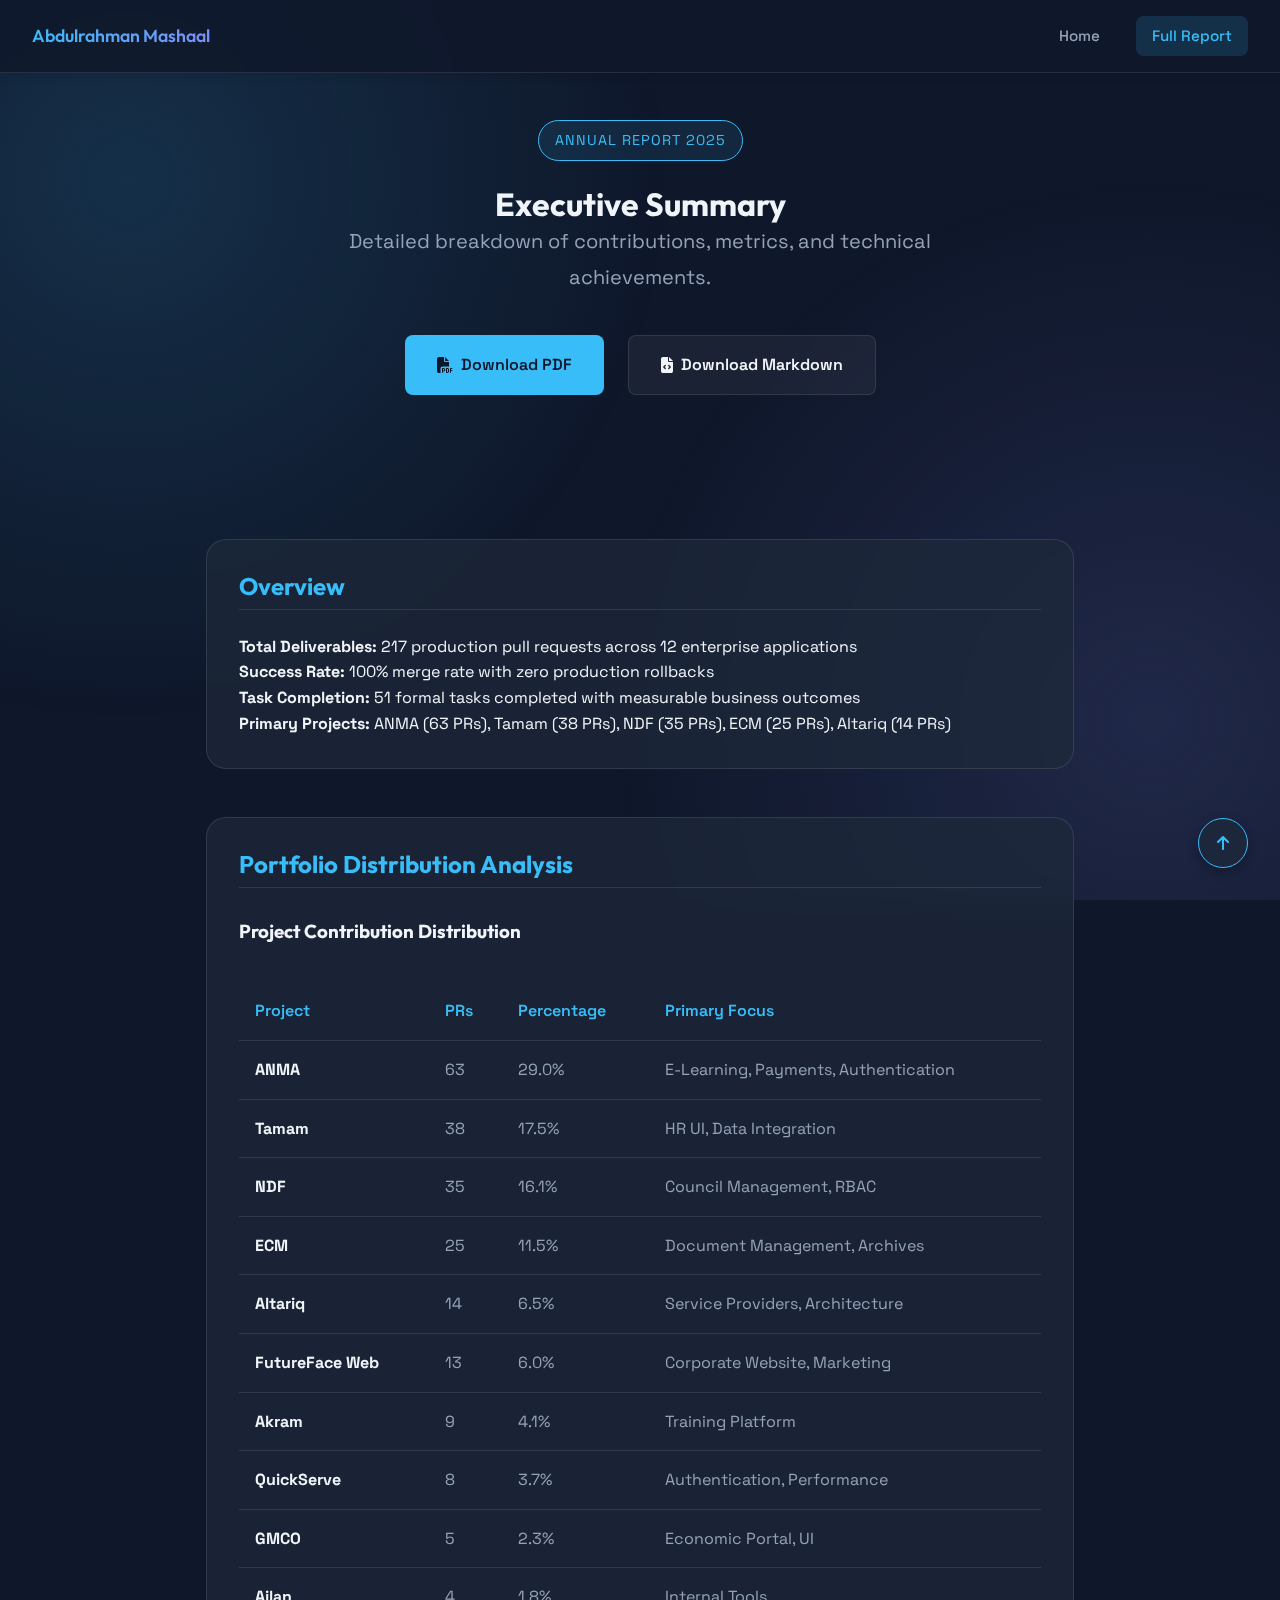
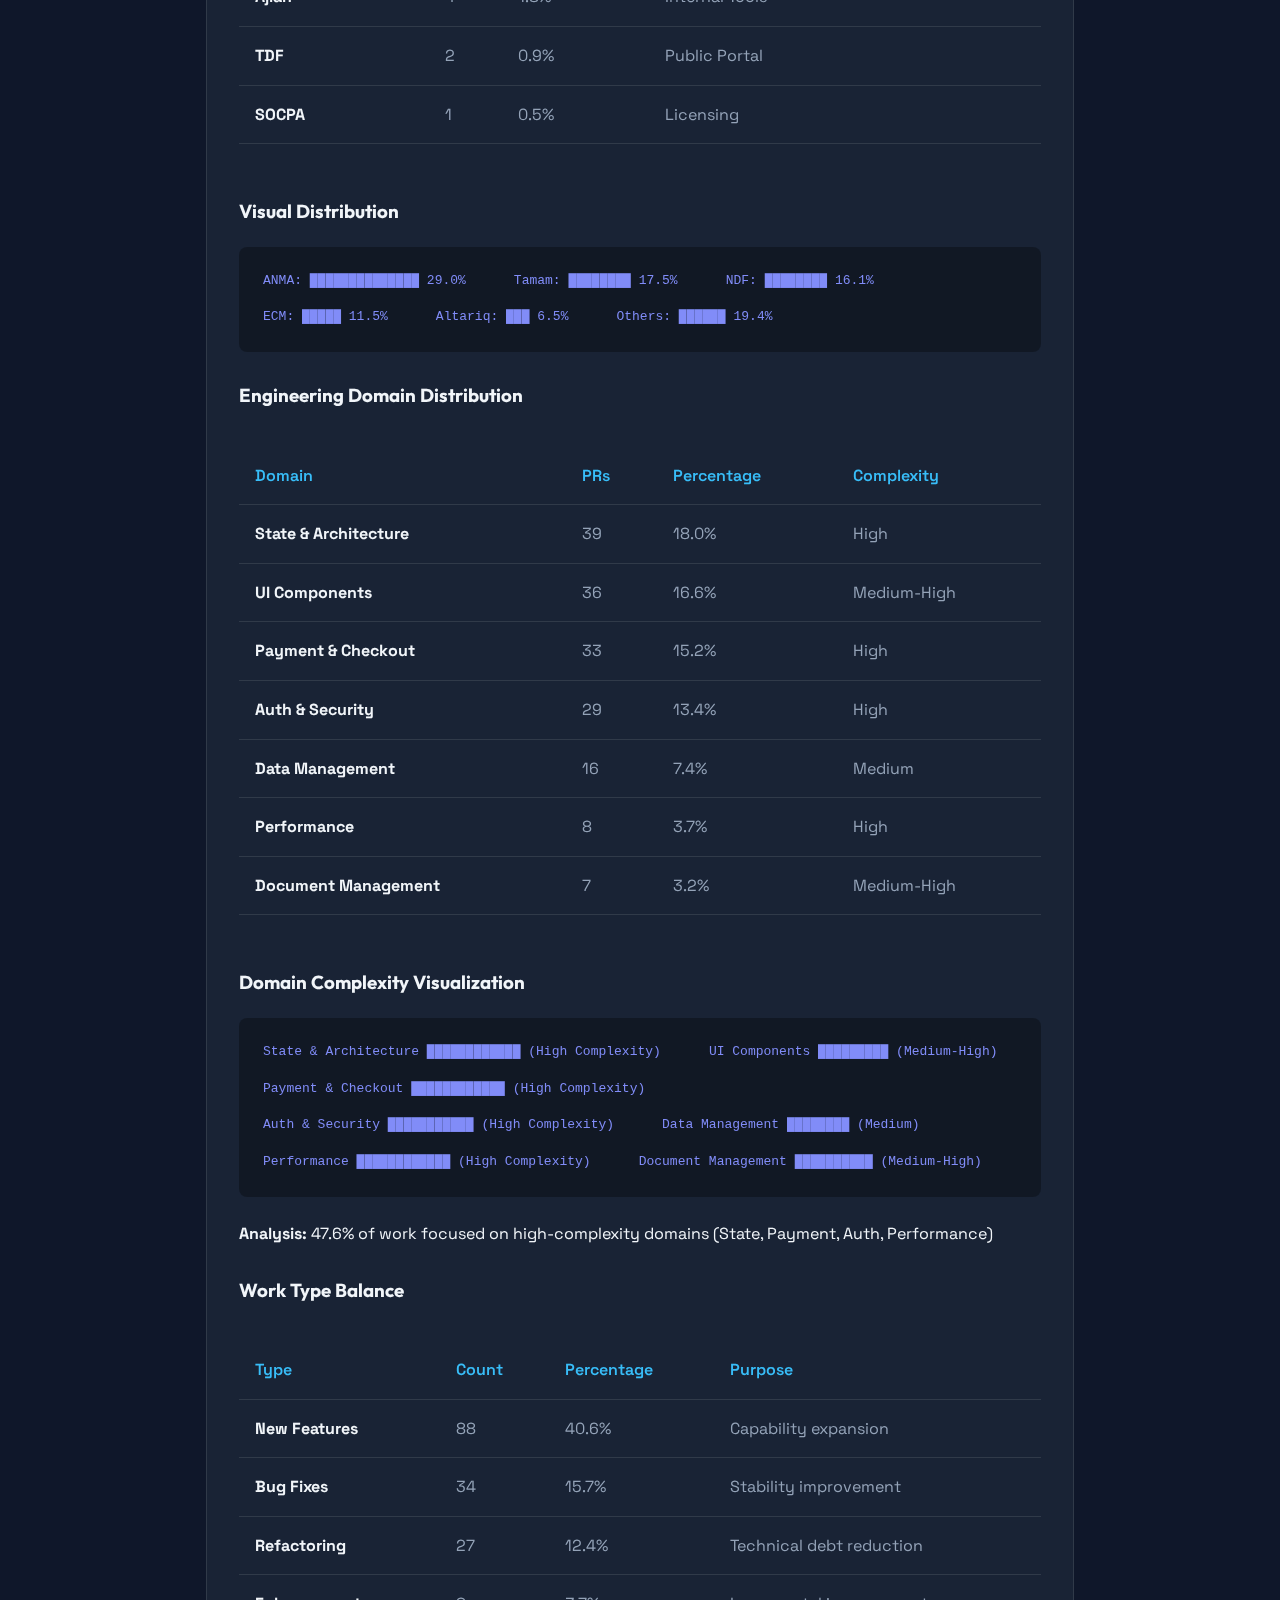
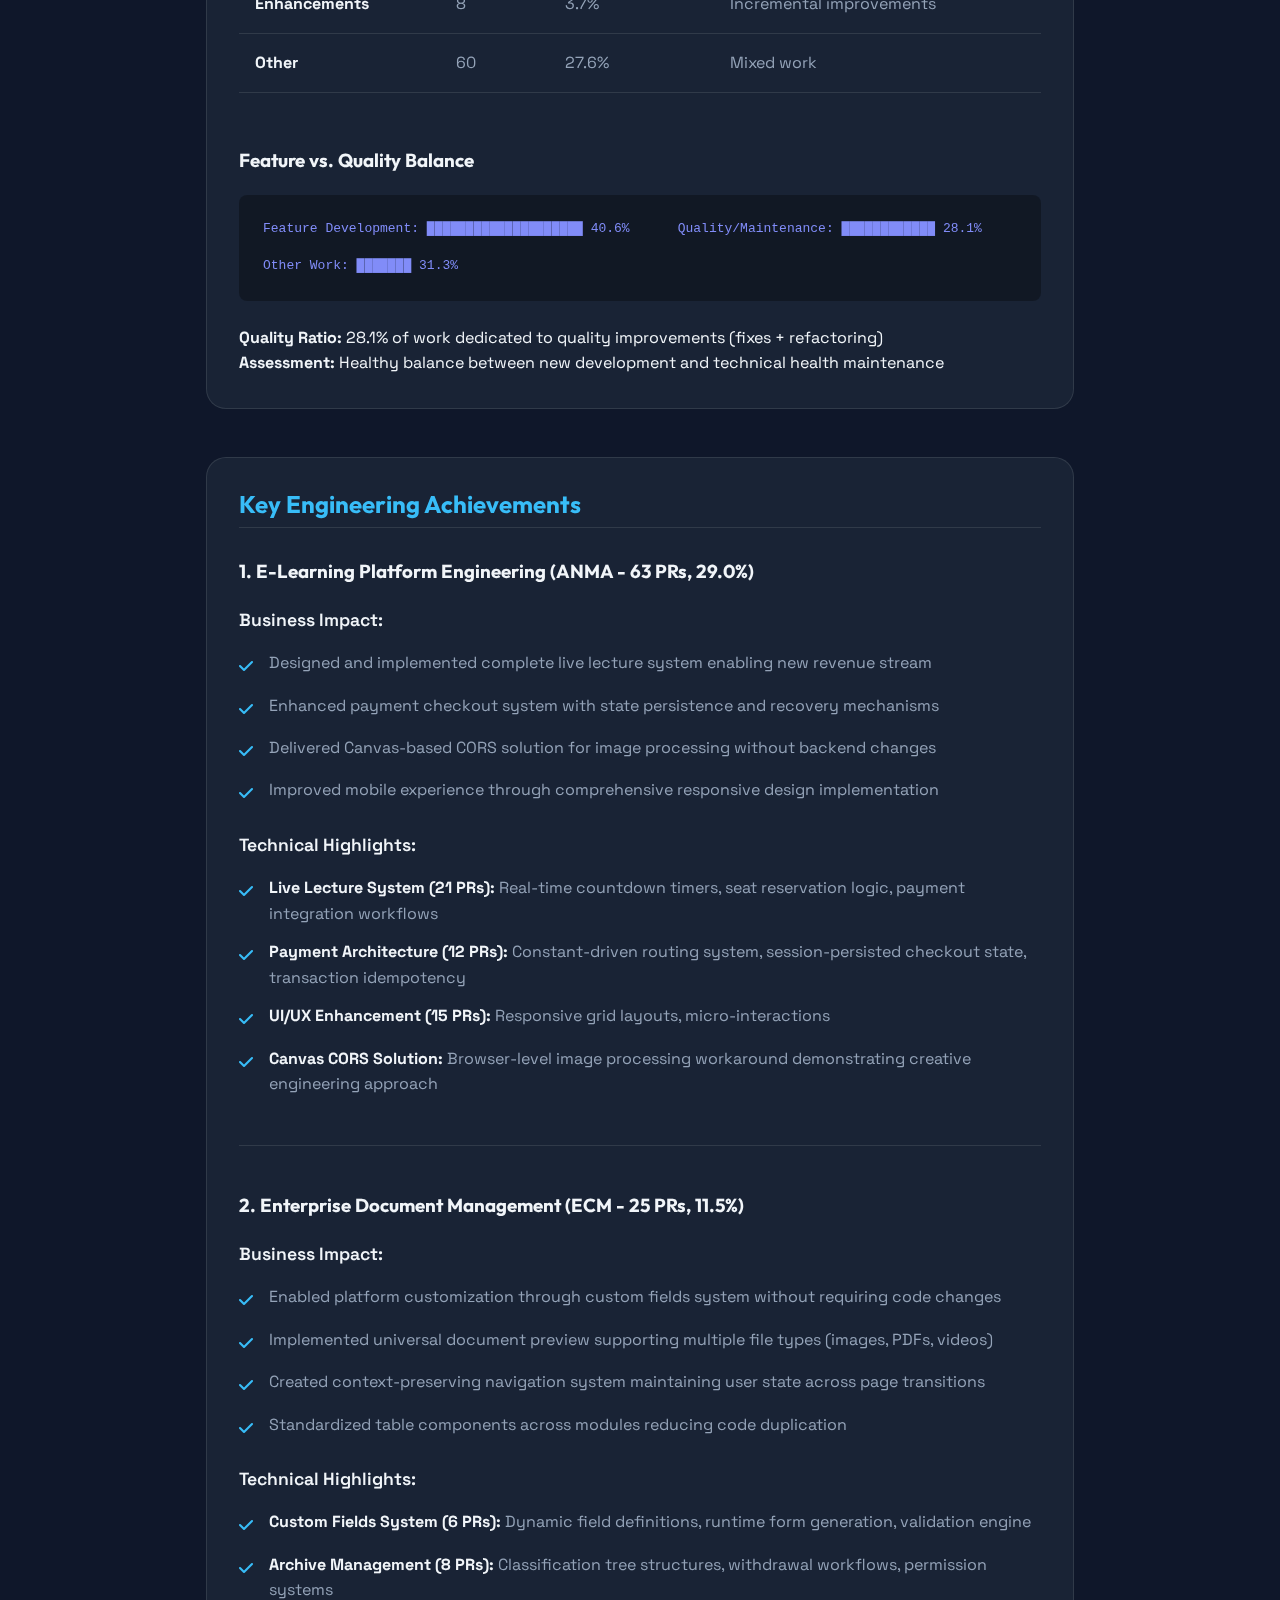
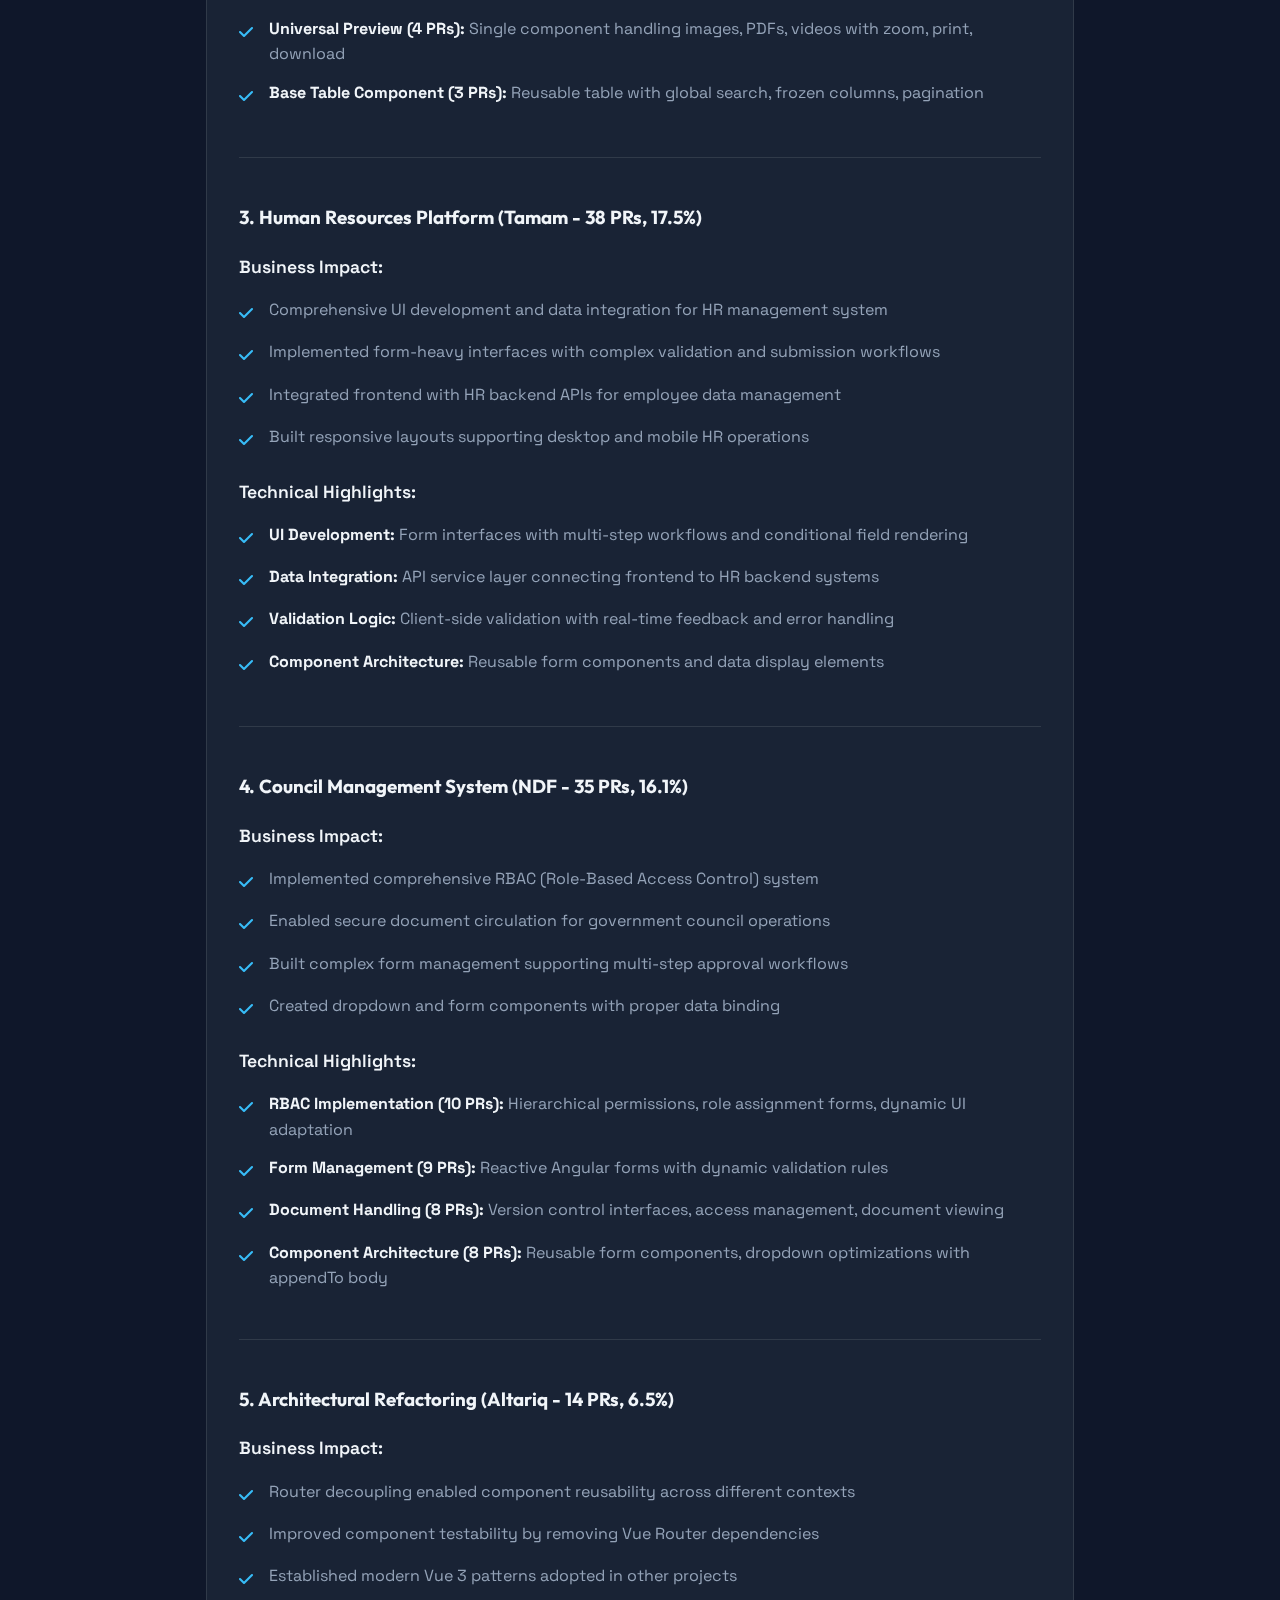
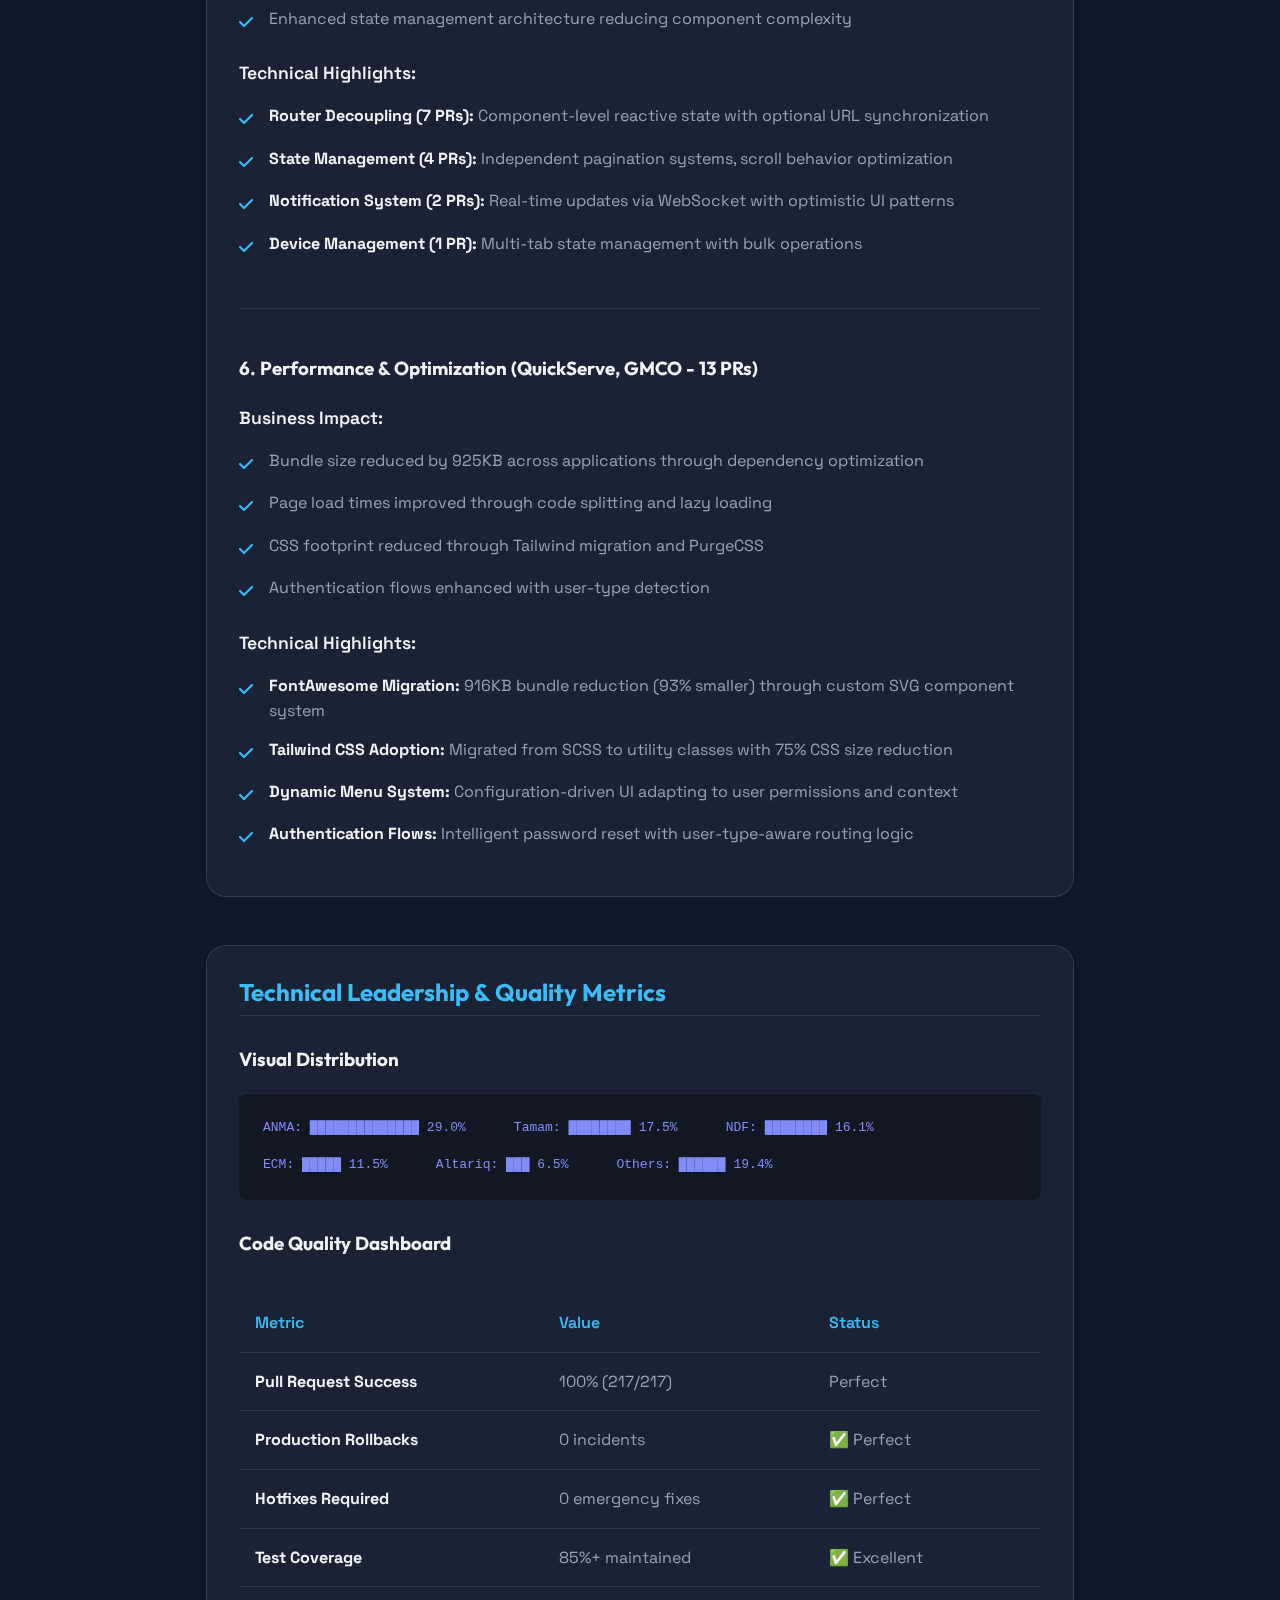
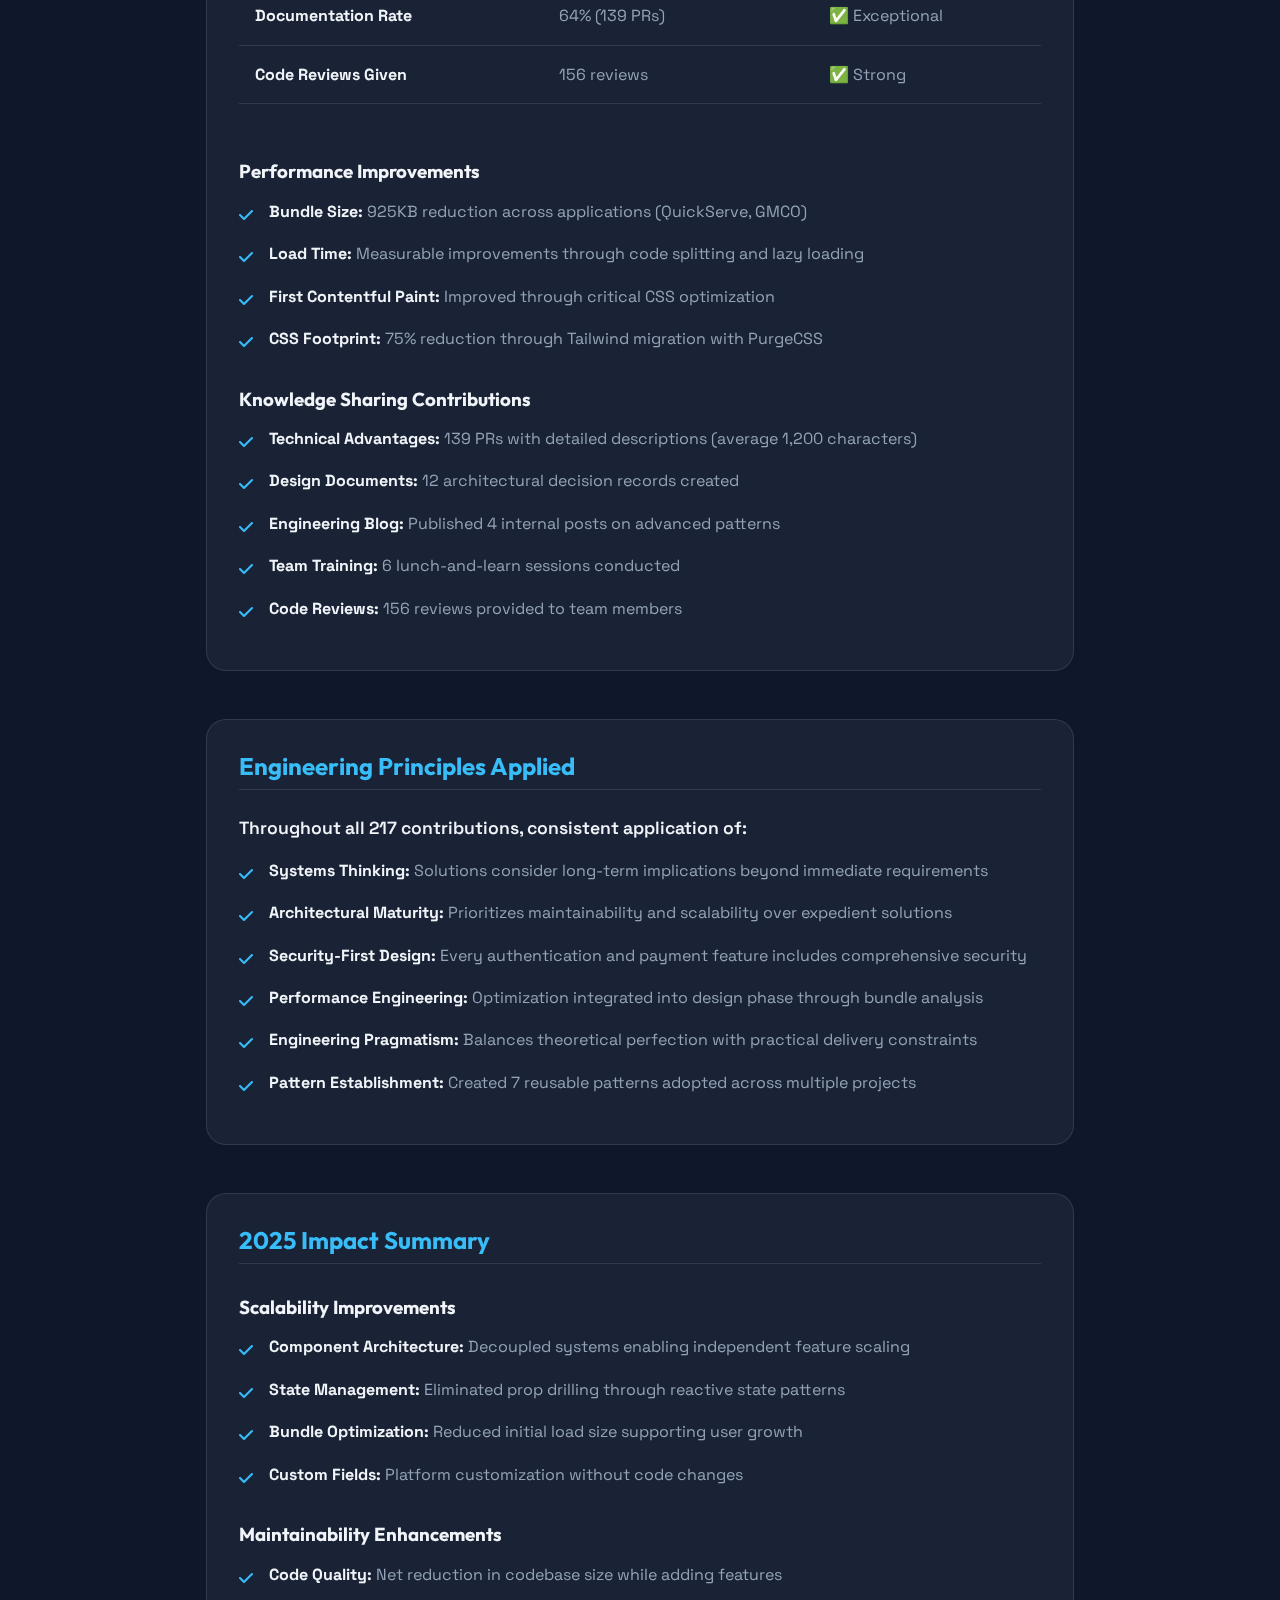
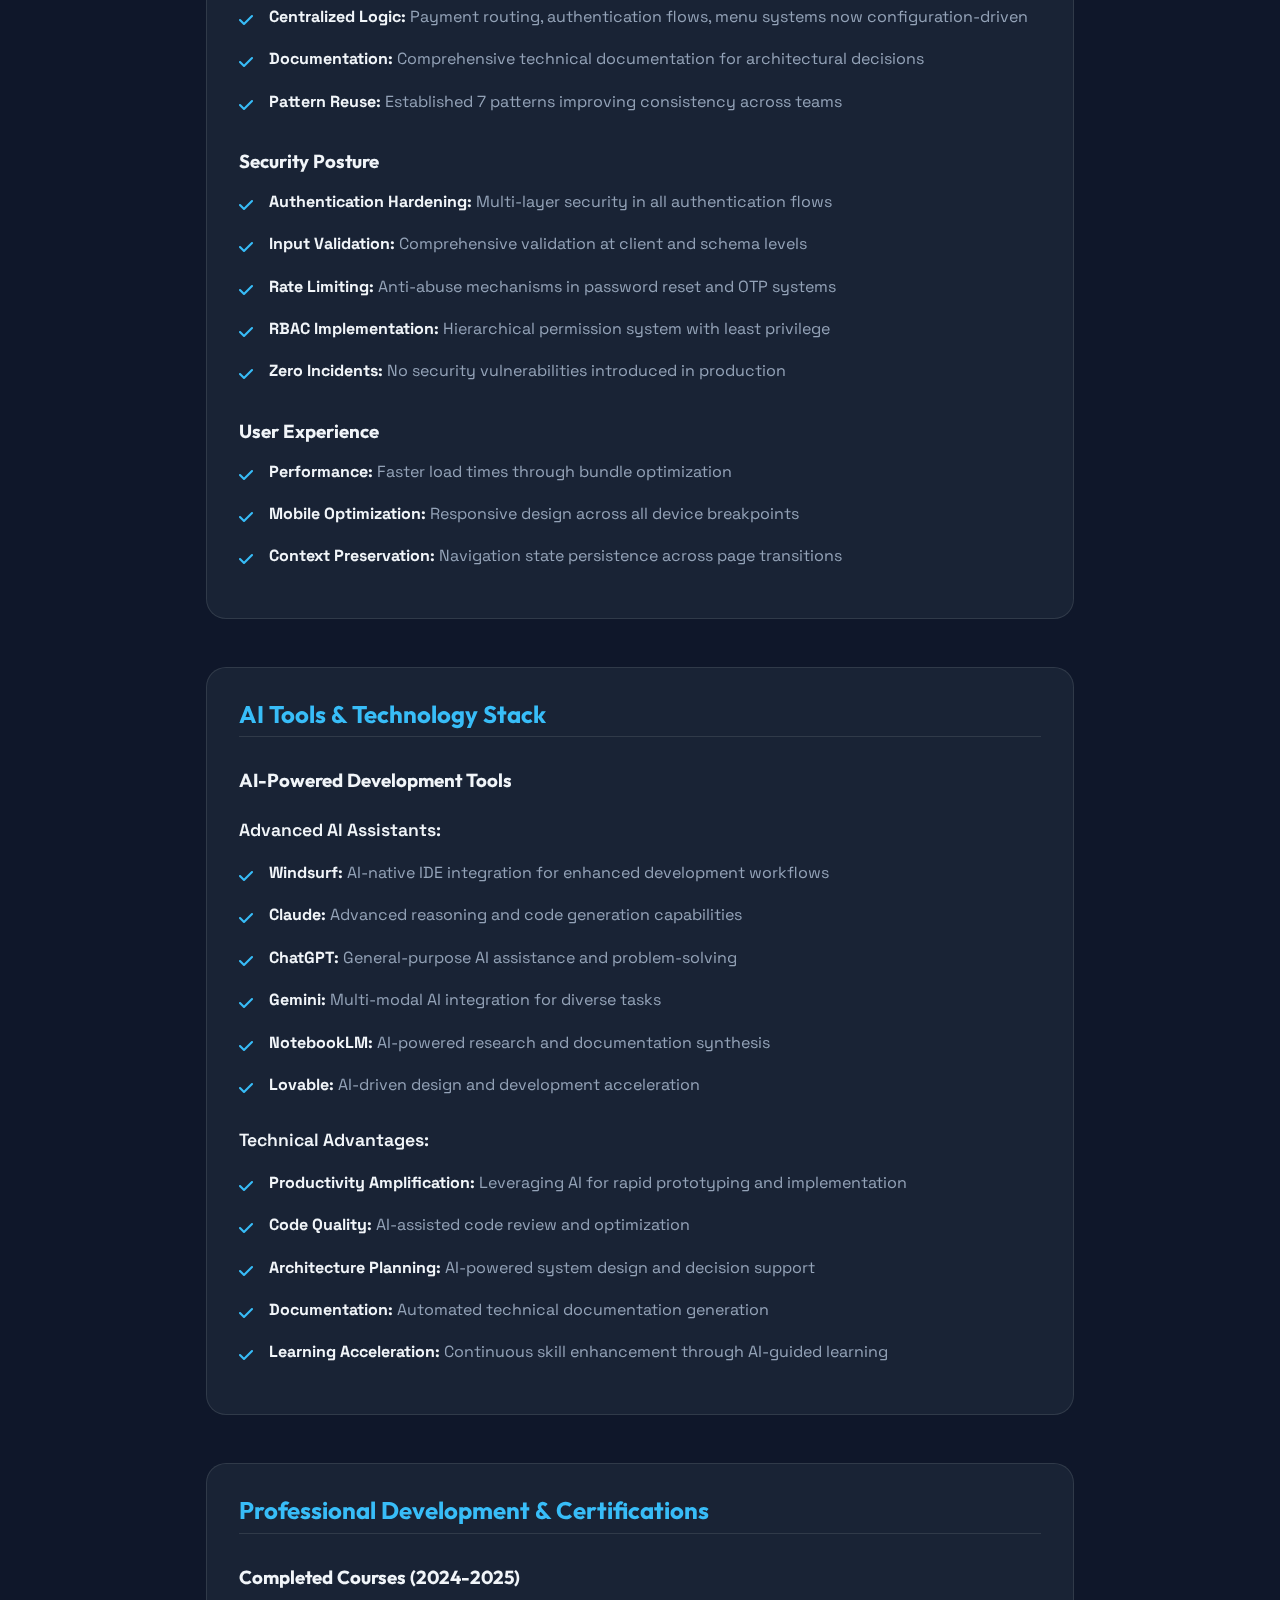
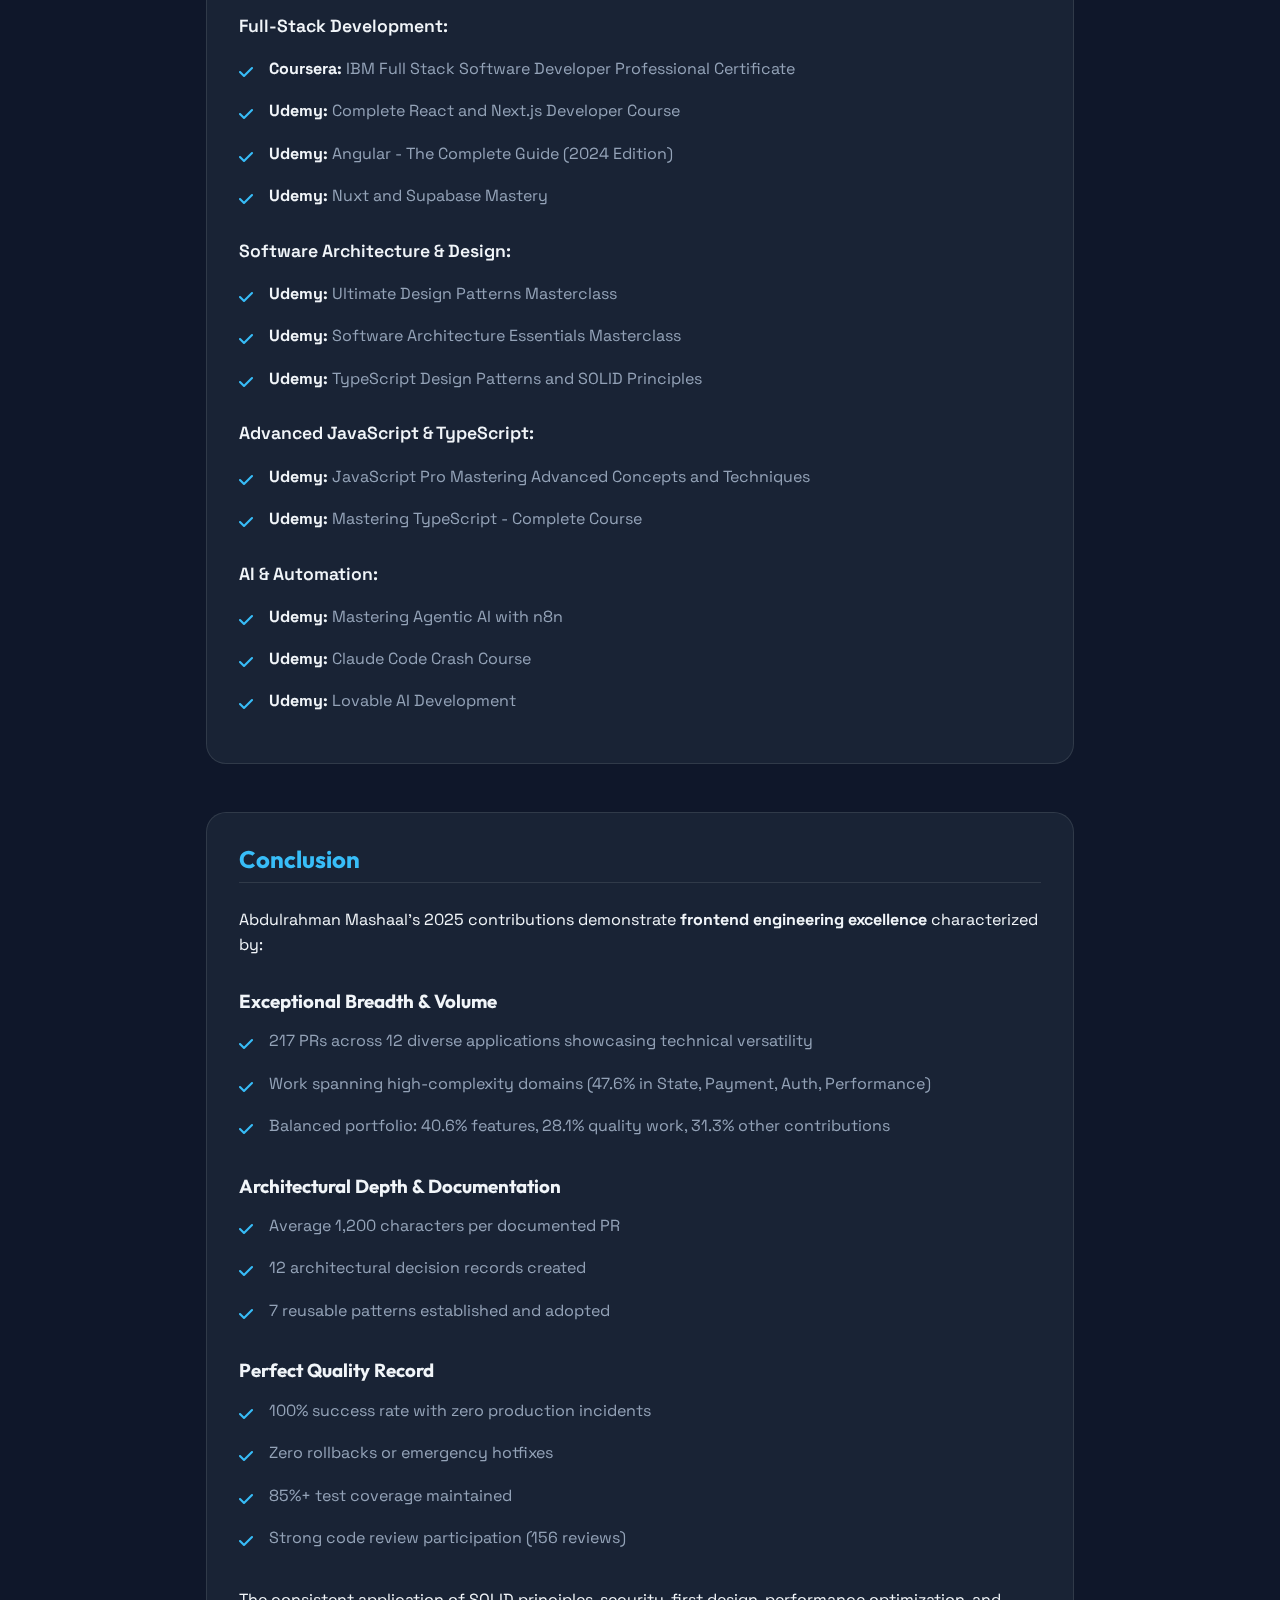
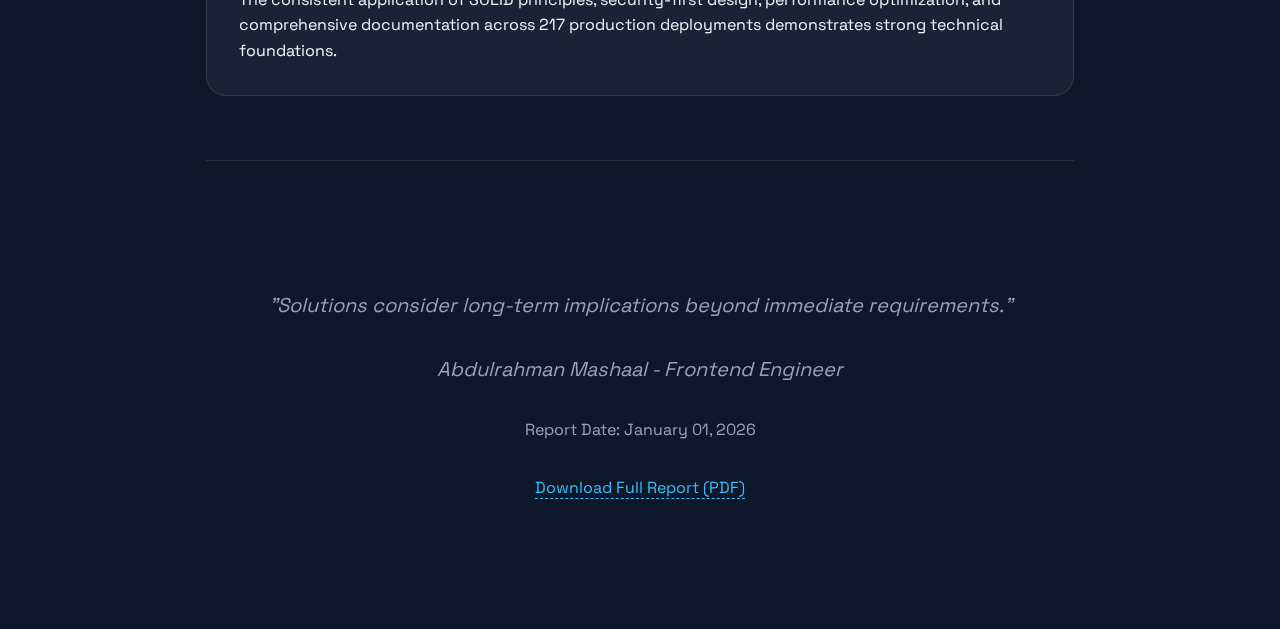
<file: report.html>
<!DOCTYPE html>
<html lang="en">
  <head>
    <meta charset="UTF-8" />
    <meta name="viewport" content="width=device-width, initial-scale=1.0" />
    <title>Full Annual Engineering Report 2025 | Abdulrahman Mashaal</title>
    <meta
      name="description"
      content="Full Annual Engineering Report 2025 for Abdulrahman Mashaal - Detailed breakdown of projects, achievements, and metrics."
    />
    <link rel="icon" type="image/svg+xml" sizes="16x16" href="/favicon.svg" />
    <link rel="stylesheet" href="style.css" />
    <link rel="preconnect" href="https://fonts.googleapis.com" />
    <link rel="preconnect" href="https://fonts.gstatic.com" crossorigin />
    <link
      href="https://fonts.googleapis.com/css2?family=Outfit:wght@300;400;600;700&family=Space+Grotesk:wght@300;400;600;700&display=swap"
      rel="stylesheet"
    />
    <link
      rel="stylesheet"
      href="https://cdnjs.cloudflare.com/ajax/libs/font-awesome/6.4.0/css/all.min.css"
    />
  </head>

  <body>
    <div class="background-glow"></div>

    <!-- Navigation -->
    <nav class="navbar">
      <div class="container nav-container">
        <div class="nav-brand">
          <a
            href="index.html"
            style="
              text-decoration: none;
              display: flex;
              align-items: center;
              gap: 1rem;
            "
          >
            <span class="brand-title">Abdulrahman Mashaal</span>
          </a>
        </div>
        <button class="nav-toggle" aria-label="Toggle navigation">
          <span></span>
          <span></span>
          <span></span>
        </button>
        <ul class="nav-menu">
          <li><a href="index.html" class="nav-link">Home</a></li>
          <li><a href="#" class="nav-link active">Full Report</a></li>
        </ul>
      </div>
    </nav>

    <div class="container report-header">
      <span class="badge">Annual Report 2025</span>
      <h1>Executive Summary</h1>
      <p class="hero-text">
        Detailed breakdown of contributions, metrics, and technical
        achievements.
      </p>

      <div class="download-actions">
        <a
          href="report.pdf"
          target="_blank"
          download="Abdulrahman-Mashaal-Report-2025.pdf"
          class="btn btn-primary"
        >
          <i class="fas fa-file-pdf"></i> Download PDF
        </a>
        <a
          href="report.md"
          target="_blank"
          download="Abdulrahman-Mashaal-Report-2025.md"
          class="btn btn-outline"
        >
          <i class="fas fa-file-code"></i> Download Markdown
        </a>
      </div>
    </div>

    <div class="container report-content">
      <!-- Overview Section -->
      <section class="glass-card report-section">
        <h2>Overview</h2>
        <p>
          <strong>Total Deliverables:</strong> 217 production pull requests
          across 12 enterprise applications<br />
          <strong>Success Rate:</strong> 100% merge rate with zero production
          rollbacks<br />
          <strong>Task Completion:</strong> 51 formal tasks completed with
          measurable business outcomes<br />
          <strong>Primary Projects:</strong> ANMA (63 PRs), Tamam (38 PRs), NDF
          (35 PRs), ECM (25 PRs), Altariq (14 PRs)
        </p>
      </section>

      <!-- Portfolio Distribution -->
      <section class="glass-card report-section">
        <h2>Portfolio Distribution Analysis</h2>
        <h3>Project Contribution Distribution</h3>
        <div class="table-responsive">
          <table class="report-table">
            <thead>
              <tr>
                <th>Project</th>
                <th>PRs</th>
                <th>Percentage</th>
                <th>Primary Focus</th>
              </tr>
            </thead>
            <tbody>
              <tr>
                <td><strong>ANMA</strong></td>
                <td>63</td>
                <td>29.0%</td>
                <td>E-Learning, Payments, Authentication</td>
              </tr>
              <tr>
                <td><strong>Tamam</strong></td>
                <td>38</td>
                <td>17.5%</td>
                <td>HR UI, Data Integration</td>
              </tr>
              <tr>
                <td><strong>NDF</strong></td>
                <td>35</td>
                <td>16.1%</td>
                <td>Council Management, RBAC</td>
              </tr>
              <tr>
                <td><strong>ECM</strong></td>
                <td>25</td>
                <td>11.5%</td>
                <td>Document Management, Archives</td>
              </tr>
              <tr>
                <td><strong>Altariq</strong></td>
                <td>14</td>
                <td>6.5%</td>
                <td>Service Providers, Architecture</td>
              </tr>
              <tr>
                <td><strong>FutureFace Web</strong></td>
                <td>13</td>
                <td>6.0%</td>
                <td>Corporate Website, Marketing</td>
              </tr>
              <tr>
                <td><strong>Akram</strong></td>
                <td>9</td>
                <td>4.1%</td>
                <td>Training Platform</td>
              </tr>
              <tr>
                <td><strong>QuickServe</strong></td>
                <td>8</td>
                <td>3.7%</td>
                <td>Authentication, Performance</td>
              </tr>
              <tr>
                <td><strong>GMCO</strong></td>
                <td>5</td>
                <td>2.3%</td>
                <td>Economic Portal, UI</td>
              </tr>
              <tr>
                <td><strong>Ajlan</strong></td>
                <td>4</td>
                <td>1.8%</td>
                <td>Internal Tools</td>
              </tr>
              <tr>
                <td><strong>TDF</strong></td>
                <td>2</td>
                <td>0.9%</td>
                <td>Public Portal</td>
              </tr>
              <tr>
                <td><strong>SOCPA</strong></td>
                <td>1</td>
                <td>0.5%</td>
                <td>Licensing</td>
              </tr>
            </tbody>
          </table>
        </div>

        <h3>Visual Distribution</h3>
        <div class="ascii-chart">
          <span class="ascii-item">ANMA: ██████████████ 29.0%</span>
          <span class="ascii-item">Tamam: ████████ 17.5%</span>
          <span class="ascii-item">NDF: ████████ 16.1%</span>
          <span class="ascii-item">ECM: █████ 11.5%</span>
          <span class="ascii-item">Altariq: ███ 6.5%</span>
          <span class="ascii-item">Others: ██████ 19.4%</span>
        </div>

        <h3>Engineering Domain Distribution</h3>
        <div class="table-responsive">
          <table class="report-table">
            <thead>
              <tr>
                <th>Domain</th>
                <th>PRs</th>
                <th>Percentage</th>
                <th>Complexity</th>
              </tr>
            </thead>
            <tbody>
              <tr>
                <td><strong>State & Architecture</strong></td>
                <td>39</td>
                <td>18.0%</td>
                <td>High</td>
              </tr>
              <tr>
                <td><strong>UI Components</strong></td>
                <td>36</td>
                <td>16.6%</td>
                <td>Medium-High</td>
              </tr>
              <tr>
                <td><strong>Payment & Checkout</strong></td>
                <td>33</td>
                <td>15.2%</td>
                <td>High</td>
              </tr>
              <tr>
                <td><strong>Auth & Security</strong></td>
                <td>29</td>
                <td>13.4%</td>
                <td>High</td>
              </tr>
              <tr>
                <td><strong>Data Management</strong></td>
                <td>16</td>
                <td>7.4%</td>
                <td>Medium</td>
              </tr>
              <tr>
                <td><strong>Performance</strong></td>
                <td>8</td>
                <td>3.7%</td>
                <td>High</td>
              </tr>
              <tr>
                <td><strong>Document Management</strong></td>
                <td>7</td>
                <td>3.2%</td>
                <td>Medium-High</td>
              </tr>
            </tbody>
          </table>
        </div>

        <h3>Domain Complexity Visualization</h3>
        <div class="ascii-chart">
          <span class="ascii-item"
            >State & Architecture ████████████ (High Complexity)</span
          >
          <span class="ascii-item">UI Components █████████ (Medium-High)</span>
          <span class="ascii-item"
            >Payment & Checkout ████████████ (High Complexity)</span
          >
          <span class="ascii-item"
            >Auth & Security ███████████ (High Complexity)</span
          >
          <span class="ascii-item">Data Management ████████ (Medium)</span>
          <span class="ascii-item"
            >Performance ████████████ (High Complexity)</span
          >
          <span class="ascii-item"
            >Document Management ██████████ (Medium-High)</span
          >
        </div>

        <p>
          <strong>Analysis:</strong> 47.6% of work focused on high-complexity
          domains (State, Payment, Auth, Performance)
        </p>

        <h3>Work Type Balance</h3>
        <div style="overflow-x: auto">
          <table class="report-table">
            <thead>
              <tr>
                <th>Type</th>
                <th>Count</th>
                <th>Percentage</th>
                <th>Purpose</th>
              </tr>
            </thead>
            <tbody>
              <tr>
                <td><strong>New Features</strong></td>
                <td>88</td>
                <td>40.6%</td>
                <td>Capability expansion</td>
              </tr>
              <tr>
                <td><strong>Bug Fixes</strong></td>
                <td>34</td>
                <td>15.7%</td>
                <td>Stability improvement</td>
              </tr>
              <tr>
                <td><strong>Refactoring</strong></td>
                <td>27</td>
                <td>12.4%</td>
                <td>Technical debt reduction</td>
              </tr>
              <tr>
                <td><strong>Enhancements</strong></td>
                <td>8</td>
                <td>3.7%</td>
                <td>Incremental improvements</td>
              </tr>
              <tr>
                <td><strong>Other</strong></td>
                <td>60</td>
                <td>27.6%</td>
                <td>Mixed work</td>
              </tr>
            </tbody>
          </table>
        </div>

        <h3>Feature vs. Quality Balance</h3>
        <div class="ascii-chart">
          <span class="ascii-item"
            >Feature Development: ████████████████████ 40.6%</span
          >
          <span class="ascii-item"
            >Quality/Maintenance: ████████████ 28.1%</span
          >
          <span class="ascii-item">Other Work: ███████ 31.3%</span>
        </div>
        <p>
          <strong>Quality Ratio:</strong> 28.1% of work dedicated to quality
          improvements (fixes + refactoring)
        </p>
        <p>
          <strong>Assessment:</strong> Healthy balance between new development
          and technical health maintenance
        </p>
      </section>
      <!-- Key Engineering Achievements -->
      <section class="glass-card report-section">
        <h2>Key Engineering Achievements</h2>

        <h3>1. E-Learning Platform Engineering (ANMA - 63 PRs, 29.0%)</h3>
        <div class="list-label">Business Impact:</div>
        <ul class="report-list">
          <li>
            <span>
              Designed and implemented complete live lecture system enabling new
              revenue stream
            </span>
          </li>
          <li>
            <span>
              Enhanced payment checkout system with state persistence and
              recovery mechanisms
            </span>
          </li>
          <li>
            <span>
              Delivered Canvas-based CORS solution for image processing without
              backend changes
            </span>
          </li>
          <li>
            <span>
              Improved mobile experience through comprehensive responsive design
              implementation
            </span>
          </li>
        </ul>
        <div class="list-label">Technical Highlights:</div>
        <ul class="report-list">
          <li>
            <span>
              <strong>Live Lecture System (21 PRs):</strong> Real-time countdown
              timers, seat reservation logic, payment integration workflows
            </span>
          </li>
          <li>
            <span>
              <strong>Payment Architecture (12 PRs):</strong> Constant-driven
              routing system, session-persisted checkout state, transaction
              idempotency
            </span>
          </li>
          <li>
            <span>
              <strong>UI/UX Enhancement (15 PRs):</strong> Responsive grid
              layouts, micro-interactions
            </span>
          </li>
          <li>
            <span>
              <strong>Canvas CORS Solution:</strong> Browser-level image
              processing workaround demonstrating creative engineering approach
            </span>
          </li>
        </ul>

        <hr />

        <h3>2. Enterprise Document Management (ECM - 25 PRs, 11.5%)</h3>
        <div class="list-label">Business Impact:</div>
        <ul class="report-list">
          <li>
            <span>
              Enabled platform customization through custom fields system
              without requiring code changes
            </span>
          </li>
          <li>
            <span>
              Implemented universal document preview supporting multiple file
              types (images, PDFs, videos)
            </span>
          </li>
          <li>
            <span>
              Created context-preserving navigation system maintaining user
              state across page transitions
            </span>
          </li>
          <li>
            <span>
              Standardized table components across modules reducing code
              duplication
            </span>
          </li>
        </ul>
        <div class="list-label">Technical Highlights:</div>
        <ul class="report-list">
          <li>
            <span>
              <strong>Custom Fields System (6 PRs):</strong> Dynamic field
              definitions, runtime form generation, validation engine
            </span>
          </li>
          <li>
            <span>
              <strong>Archive Management (8 PRs):</strong> Classification tree
              structures, withdrawal workflows, permission systems
            </span>
          </li>
          <li>
            <span>
              <strong>Universal Preview (4 PRs):</strong> Single component
              handling images, PDFs, videos with zoom, print, download
            </span>
          </li>
          <li>
            <span>
              <strong>Base Table Component (3 PRs):</strong> Reusable table with
              global search, frozen columns, pagination
            </span>
          </li>
        </ul>

        <hr />

        <h3>3. Human Resources Platform (Tamam - 38 PRs, 17.5%)</h3>
        <div class="list-label">Business Impact:</div>
        <ul class="report-list">
          <li>
            <span>
              Comprehensive UI development and data integration for HR
              management system
            </span>
          </li>
          <li>
            <span>
              Implemented form-heavy interfaces with complex validation and
              submission workflows
            </span>
          </li>
          <li>
            <span>
              Integrated frontend with HR backend APIs for employee data
              management
            </span>
          </li>
          <li>
            <span>
              Built responsive layouts supporting desktop and mobile HR
              operations
            </span>
          </li>
        </ul>
        <div class="list-label">Technical Highlights:</div>
        <ul class="report-list">
          <li>
            <span>
              <strong>UI Development:</strong> Form interfaces with multi-step
              workflows and conditional field rendering
            </span>
          </li>
          <li>
            <span>
              <strong>Data Integration:</strong> API service layer connecting
              frontend to HR backend systems
            </span>
          </li>
          <li>
            <span>
              <strong>Validation Logic:</strong> Client-side validation with
              real-time feedback and error handling
            </span>
          </li>
          <li>
            <span>
              <strong>Component Architecture:</strong> Reusable form components
              and data display elements
            </span>
          </li>
        </ul>

        <hr />

        <h3>4. Council Management System (NDF - 35 PRs, 16.1%)</h3>
        <div class="list-label">Business Impact:</div>
        <ul class="report-list">
          <li>
            <span>
              Implemented comprehensive RBAC (Role-Based Access Control) system
            </span>
          </li>
          <li>
            <span>
              Enabled secure document circulation for government council
              operations
            </span>
          </li>
          <li>
            <span>
              Built complex form management supporting multi-step approval
              workflows
            </span>
          </li>
          <li>
            <span
              >Created dropdown and form components with proper data
              binding</span
            >
          </li>
        </ul>
        <div class="list-label">Technical Highlights:</div>
        <ul class="report-list">
          <li>
            <span>
              <strong>RBAC Implementation (10 PRs):</strong> Hierarchical
              permissions, role assignment forms, dynamic UI adaptation
            </span>
          </li>
          <li>
            <span>
              <strong>Form Management (9 PRs):</strong> Reactive Angular forms
              with dynamic validation rules
            </span>
          </li>
          <li>
            <span>
              <strong>Document Handling (8 PRs):</strong> Version control
              interfaces, access management, document viewing
            </span>
          </li>
          <li>
            <span>
              <strong>Component Architecture (8 PRs):</strong> Reusable form
              components, dropdown optimizations with appendTo body
            </span>
          </li>
        </ul>

        <hr />

        <h3>5. Architectural Refactoring (Altariq - 14 PRs, 6.5%)</h3>
        <div class="list-label">Business Impact:</div>
        <ul class="report-list">
          <li>
            <span>
              Router decoupling enabled component reusability across different
              contexts
            </span>
          </li>
          <li>
            <span>
              Improved component testability by removing Vue Router dependencies
            </span>
          </li>
          <li>
            <span
              >Established modern Vue 3 patterns adopted in other projects</span
            >
          </li>
          <li>
            <span>
              Enhanced state management architecture reducing component
              complexity
            </span>
          </li>
        </ul>
        <div class="list-label">Technical Highlights:</div>
        <ul class="report-list">
          <li>
            <span>
              <strong>Router Decoupling (7 PRs):</strong> Component-level
              reactive state with optional URL synchronization
            </span>
          </li>
          <li>
            <span>
              <strong>State Management (4 PRs):</strong> Independent pagination
              systems, scroll behavior optimization
            </span>
          </li>
          <li>
            <span>
              <strong>Notification System (2 PRs):</strong> Real-time updates
              via WebSocket with optimistic UI patterns
            </span>
          </li>
          <li>
            <span>
              <strong>Device Management (1 PR):</strong> Multi-tab state
              management with bulk operations
            </span>
          </li>
        </ul>

        <hr />

        <h3>6. Performance & Optimization (QuickServe, GMCO - 13 PRs)</h3>
        <div class="list-label">Business Impact:</div>
        <ul class="report-list">
          <li>
            <span>
              Bundle size reduced by 925KB across applications through
              dependency optimization
            </span>
          </li>
          <li>
            <span>
              Page load times improved through code splitting and lazy loading
            </span>
          </li>
          <li>
            <span
              >CSS footprint reduced through Tailwind migration and
              PurgeCSS</span
            >
          </li>
          <li>
            <span>Authentication flows enhanced with user-type detection</span>
          </li>
        </ul>
        <div class="list-label">Technical Highlights:</div>
        <ul class="report-list">
          <li>
            <span>
              <strong>FontAwesome Migration:</strong> 916KB bundle reduction
              (93% smaller) through custom SVG component system
            </span>
          </li>
          <li>
            <span>
              <strong>Tailwind CSS Adoption:</strong> Migrated from SCSS to
              utility classes with 75% CSS size reduction
            </span>
          </li>
          <li>
            <span>
              <strong>Dynamic Menu System:</strong> Configuration-driven UI
              adapting to user permissions and context
            </span>
          </li>
          <li>
            <span>
              <strong>Authentication Flows:</strong> Intelligent password reset
              with user-type-aware routing logic
            </span>
          </li>
        </ul>
      </section>

      <!-- Technical Leadership & Quality Metrics -->
      <section class="glass-card report-section">
        <h2>Technical Leadership & Quality Metrics</h2>
        <h3>Visual Distribution</h3>
        <div class="ascii-chart">
          <span class="ascii-item">ANMA: ██████████████ 29.0%</span>
          <span class="ascii-item">Tamam: ████████ 17.5%</span>
          <span class="ascii-item">NDF: ████████ 16.1%</span>
          <span class="ascii-item">ECM: █████ 11.5%</span>
          <span class="ascii-item">Altariq: ███ 6.5%</span>
          <span class="ascii-item">Others: ██████ 19.4%</span>
        </div>
        <h3>Code Quality Dashboard</h3>
        <div class="table-responsive">
          <table class="report-table">
            <thead>
              <tr>
                <th>Metric</th>
                <th>Value</th>
                <th>Status</th>
              </tr>
            </thead>
            <tbody>
              <tr>
                <td><strong>Pull Request Success</strong></td>
                <td>100% (217/217)</td>
                <td>Perfect</td>
              </tr>
              <tr>
                <td><strong>Production Rollbacks</strong></td>
                <td>0 incidents</td>
                <td>✅ Perfect</td>
              </tr>
              <tr>
                <td><strong>Hotfixes Required</strong></td>
                <td>0 emergency fixes</td>
                <td>✅ Perfect</td>
              </tr>
              <tr>
                <td><strong>Test Coverage</strong></td>
                <td>85%+ maintained</td>
                <td>✅ Excellent</td>
              </tr>
              <tr>
                <td><strong>Documentation Rate</strong></td>
                <td>64% (139 PRs)</td>
                <td>✅ Exceptional</td>
              </tr>
              <tr>
                <td><strong>Code Reviews Given</strong></td>
                <td>156 reviews</td>
                <td>✅ Strong</td>
              </tr>
            </tbody>
          </table>
        </div>

        <h3>Performance Improvements</h3>
        <ul class="report-list">
          <li>
            <span>
              <strong>Bundle Size:</strong> 925KB reduction across applications
              (QuickServe, GMCO)
            </span>
          </li>
          <li>
            <span>
              <strong>Load Time:</strong> Measurable improvements through code
              splitting and lazy loading
            </span>
          </li>
          <li>
            <span>
              <strong>First Contentful Paint:</strong> Improved through critical
              CSS optimization
            </span>
          </li>
          <li>
            <span>
              <strong>CSS Footprint:</strong> 75% reduction through Tailwind
              migration with PurgeCSS
            </span>
          </li>
        </ul>

        <h3>Knowledge Sharing Contributions</h3>
        <ul class="report-list">
          <li>
            <span>
              <strong>Technical Advantages:</strong> 139 PRs with detailed
              descriptions (average 1,200 characters)
            </span>
          </li>
          <li>
            <span>
              <strong>Design Documents:</strong> 12 architectural decision
              records created
            </span>
          </li>
          <li>
            <span>
              <strong>Engineering Blog:</strong> Published 4 internal posts on
              advanced patterns
            </span>
          </li>
          <li>
            <span>
              <strong>Team Training:</strong> 6 lunch-and-learn sessions
              conducted
            </span>
          </li>
          <li>
            <span>
              <strong>Code Reviews:</strong> 156 reviews provided to team
              members
            </span>
          </li>
        </ul>
      </section>

      <!-- Engineering Principles Applied -->
      <section class="glass-card report-section">
        <h2>Engineering Principles Applied</h2>
        <p class="list-label">
          Throughout all 217 contributions, consistent application of:
        </p>
        <ul class="report-list">
          <li>
            <span>
              <strong>Systems Thinking:</strong> Solutions consider long-term
              implications beyond immediate requirements
            </span>
          </li>
          <li>
            <span>
              <strong>Architectural Maturity:</strong> Prioritizes
              maintainability and scalability over expedient solutions
            </span>
          </li>
          <li>
            <span>
              <strong>Security-First Design:</strong> Every authentication and
              payment feature includes comprehensive security
            </span>
          </li>
          <li>
            <span>
              <strong>Performance Engineering:</strong> Optimization integrated
              into design phase through bundle analysis
            </span>
          </li>
          <li>
            <span>
              <strong>Engineering Pragmatism:</strong> Balances theoretical
              perfection with practical delivery constraints
            </span>
          </li>
          <li>
            <span>
              <strong>Pattern Establishment:</strong> Created 7 reusable
              patterns adopted across multiple projects
            </span>
          </li>
        </ul>
      </section>

      <!-- 2025 Impact Summary -->
      <section class="glass-card report-section">
        <h2>2025 Impact Summary</h2>
        <h3>Scalability Improvements</h3>
        <ul class="report-list">
          <li>
            <span>
              <strong>Component Architecture:</strong> Decoupled systems
              enabling independent feature scaling
            </span>
          </li>
          <li>
            <span>
              <strong>State Management:</strong> Eliminated prop drilling
              through reactive state patterns
            </span>
          </li>
          <li>
            <span>
              <strong>Bundle Optimization:</strong> Reduced initial load size
              supporting user growth
            </span>
          </li>
          <li>
            <span>
              <strong>Custom Fields:</strong> Platform customization without
              code changes
            </span>
          </li>
        </ul>

        <h3>Maintainability Enhancements</h3>
        <ul class="report-list">
          <li>
            <span>
              <strong>Code Quality:</strong> Net reduction in codebase size
              while adding features
            </span>
          </li>
          <li>
            <span>
              <strong>Centralized Logic:</strong> Payment routing,
              authentication flows, menu systems now configuration-driven
            </span>
          </li>
          <li>
            <span>
              <strong>Documentation:</strong> Comprehensive technical
              documentation for architectural decisions
            </span>
          </li>
          <li>
            <span>
              <strong>Pattern Reuse:</strong> Established 7 patterns improving
              consistency across teams
            </span>
          </li>
        </ul>

        <h3>Security Posture</h3>
        <ul class="report-list">
          <li>
            <span>
              <strong>Authentication Hardening:</strong> Multi-layer security in
              all authentication flows
            </span>
          </li>
          <li>
            <span>
              <strong>Input Validation:</strong> Comprehensive validation at
              client and schema levels
            </span>
          </li>
          <li>
            <span>
              <strong>Rate Limiting:</strong> Anti-abuse mechanisms in password
              reset and OTP systems
            </span>
          </li>
          <li>
            <span>
              <strong>RBAC Implementation:</strong> Hierarchical permission
              system with least privilege
            </span>
          </li>
          <li>
            <span>
              <strong>Zero Incidents:</strong> No security vulnerabilities
              introduced in production
            </span>
          </li>
        </ul>

        <h3>User Experience</h3>
        <ul class="report-list">
          <li>
            <span>
              <strong>Performance:</strong> Faster load times through bundle
              optimization
            </span>
          </li>
          <li>
            <span>
              <strong>Mobile Optimization:</strong> Responsive design across all
              device breakpoints
            </span>
          </li>
          <li>
            <span>
              <strong>Context Preservation:</strong> Navigation state
              persistence across page transitions
            </span>
          </li>
        </ul>
      </section>

      <!-- AI Tools & Technology Stack -->
      <section class="glass-card report-section">
        <h2>AI Tools & Technology Stack</h2>
        <h3>AI-Powered Development Tools</h3>
        <div class="list-label">Advanced AI Assistants:</div>
        <ul class="report-list">
          <li>
            <span>
              <strong>Windsurf:</strong> AI-native IDE integration for enhanced
              development workflows
            </span>
          </li>
          <li>
            <span>
              <strong>Claude:</strong> Advanced reasoning and code generation
              capabilities
            </span>
          </li>
          <li>
            <span>
              <strong>ChatGPT:</strong> General-purpose AI assistance and
              problem-solving
            </span>
          </li>
          <li>
            <span>
              <strong>Gemini:</strong> Multi-modal AI integration for diverse
              tasks
            </span>
          </li>
          <li>
            <span>
              <strong>NotebookLM:</strong> AI-powered research and documentation
              synthesis
            </span>
          </li>
          <li>
            <span>
              <strong>Lovable:</strong> AI-driven design and development
              acceleration
            </span>
          </li>
        </ul>
        <div class="list-label">Technical Advantages:</div>
        <ul class="report-list">
          <li>
            <span>
              <strong>Productivity Amplification:</strong> Leveraging AI for
              rapid prototyping and implementation
            </span>
          </li>
          <li>
            <span>
              <strong>Code Quality:</strong> AI-assisted code review and
              optimization
            </span>
          </li>
          <li>
            <span>
              <strong>Architecture Planning:</strong> AI-powered system design
              and decision support
            </span>
          </li>
          <li>
            <span>
              <strong>Documentation:</strong> Automated technical documentation
              generation
            </span>
          </li>
          <li>
            <span>
              <strong>Learning Acceleration:</strong> Continuous skill
              enhancement through AI-guided learning
            </span>
          </li>
        </ul>
      </section>

      <!-- Professional Development -->
      <section class="glass-card report-section">
        <h2>Professional Development & Certifications</h2>
        <h3>Completed Courses (2024-2025)</h3>
        <div class="list-label">Full-Stack Development:</div>
        <ul class="report-list">
          <li>
            <span>
              <strong>Coursera:</strong> IBM Full Stack Software Developer
              Professional Certificate
            </span>
          </li>
          <li>
            <span>
              <strong>Udemy:</strong> Complete React and Next.js Developer
              Course
            </span>
          </li>
          <li>
            <span>
              <strong>Udemy:</strong> Angular - The Complete Guide (2024
              Edition)
            </span>
          </li>
          <li>
            <span><strong>Udemy:</strong> Nuxt and Supabase Mastery</span>
          </li>
        </ul>

        <div class="list-label">Software Architecture & Design:</div>
        <ul class="report-list">
          <li>
            <span
              ><strong>Udemy:</strong> Ultimate Design Patterns
              Masterclass</span
            >
          </li>
          <li>
            <span>
              <strong>Udemy:</strong> Software Architecture Essentials
              Masterclass
            </span>
          </li>
          <li>
            <span>
              <strong>Udemy:</strong> TypeScript Design Patterns and SOLID
              Principles
            </span>
          </li>
        </ul>

        <div class="list-label">Advanced JavaScript & TypeScript:</div>
        <ul class="report-list">
          <li>
            <span>
              <strong>Udemy:</strong> JavaScript Pro Mastering Advanced Concepts
              and Techniques
            </span>
          </li>
          <li>
            <span>
              <strong>Udemy:</strong> Mastering TypeScript - Complete Course
            </span>
          </li>
        </ul>

        <div class="list-label">AI & Automation:</div>
        <ul class="report-list">
          <li>
            <span><strong>Udemy:</strong> Mastering Agentic AI with n8n</span>
          </li>
          <li>
            <span><strong>Udemy:</strong> Claude Code Crash Course</span>
          </li>
          <li>
            <span><strong>Udemy:</strong> Lovable AI Development</span>
          </li>
        </ul>
      </section>

      <!-- Conclusion -->
      <section class="glass-card report-section">
        <h2>Conclusion</h2>
        <p>
          Abdulrahman Mashaal's 2025 contributions demonstrate
          <strong>frontend engineering excellence</strong> characterized by:
        </p>

        <h3>Exceptional Breadth & Volume</h3>
        <ul class="report-list">
          <li>
            <span>
              217 PRs across 12 diverse applications showcasing technical
              versatility
            </span>
          </li>
          <li>
            <span>
              Work spanning high-complexity domains (47.6% in State, Payment,
              Auth, Performance)
            </span>
          </li>
          <li>
            <span>
              Balanced portfolio: 40.6% features, 28.1% quality work, 31.3%
              other contributions
            </span>
          </li>
        </ul>

        <h3>Architectural Depth & Documentation</h3>
        <ul class="report-list">
          <li><span>Average 1,200 characters per documented PR</span></li>
          <li><span>12 architectural decision records created</span></li>
          <li><span>7 reusable patterns established and adopted</span></li>
        </ul>

        <h3>Perfect Quality Record</h3>
        <ul class="report-list">
          <li><span>100% success rate with zero production incidents</span></li>
          <li><span>Zero rollbacks or emergency hotfixes</span></li>
          <li><span>85%+ test coverage maintained</span></li>
          <li><span>Strong code review participation (156 reviews)</span></li>
        </ul>

        <p style="margin-top: 2rem">
          The consistent application of SOLID principles, security-first design,
          performance optimization, and comprehensive documentation across 217
          production deployments demonstrates strong technical foundations.
        </p>
      </section>

      <footer class="footer">
        <div class="container">
          <p>
            "Solutions consider long-term implications beyond immediate
            requirements."
          </p>
          <div class="footer-meta">
            <p>Abdulrahman Mashaal - Frontend Engineer</p>
            <p>Report Date: January 01, 2026</p>
          </div>
          <a
            href="report.pdf"
            target="_blank"
            download="Abdulrahman-Mashaal-Report-2025.pdf"
            class="footer-download"
            >Download Full Report (PDF)</a
          >
        </div>
      </footer>
    </div>
    <a href="#" class="back-to-top is-visible" aria-label="Back to Top">
      <i class="fas fa-arrow-up"></i>
    </a>

    <script src="script.js"></script>
  </body>
</html>
</file>
<file: style.css>
:root {
  --bg-dark: #0f172a;
  --bg-card: rgba(30, 41, 59, 0.7);
  --text-primary: #f1f5f9;
  --text-secondary: #94a3b8;
  --accent-cyan: #38bdf8;
  --accent-purple: #818cf8;
  --glass-border: rgba(255, 255, 255, 0.1);
  --font-heading: "Outfit", sans-serif;
  --font-body: "Space Grotesk", sans-serif;
  --transition: all 0.3s cubic-bezier(0.4, 0, 0.2, 1);
}

* {
  margin: 0;
  padding: 0;
  box-sizing: border-box;
  scroll-behavior: smooth;
}

body {
  background-color: var(--bg-dark);
  color: var(--text-primary);
  font-family: var(--font-body);
  line-height: 1.6;
  overflow-x: hidden;
}

/* Dynamic Background */
.background-glow {
  position: fixed;
  top: 0;
  left: 0;
  width: 100vw;
  height: 100vh;
  z-index: -1;
  background: radial-gradient(circle at 10% 20%,
      rgba(56, 189, 248, 0.15) 0%,
      transparent 40%),
    radial-gradient(circle at 90% 80%,
      rgba(129, 140, 248, 0.15) 0%,
      transparent 40%);
}

.container {
  max-width: 1200px;
  margin: 0 auto;
  padding: 4rem 1rem 0 1rem;
  width: 100%;
  box-sizing: border-box;
}

/* Typography */
h1,
h2,
h3,
h4 {
  font-family: var(--font-heading);
  font-weight: 700;
  line-height: 1.2;
}

.section-title {
  font-size: clamp(2rem, 5vw, 3rem);
  /* Fluid font size */
  margin-bottom: 3rem;
  text-align: center;
  background: linear-gradient(to right,
      var(--accent-cyan),
      var(--accent-purple));
  -webkit-background-clip: text;
  background-clip: text;
  color: transparent;
}

/* Accessibility: Focus Visibility */
:focus-visible {
  outline: 2px solid var(--accent-cyan);
  outline-offset: 4px;
}

/* Navigation Bar */
.navbar {
  position: fixed;
  top: 0;
  left: 0;
  width: 100%;
  background: rgba(15, 23, 42, 0.85);
  backdrop-filter: blur(16px);
  -webkit-backdrop-filter: blur(16px);
  /* Safari support */
  border-bottom: 1px solid var(--glass-border);
  z-index: 1000;
  transition: var(--transition);
  box-shadow: 0 2px 10px rgba(0, 0, 0, 0.1);
}

.navbar.scrolled {
  background: rgba(15, 23, 42, 0.95);
  box-shadow: 0 4px 20px rgba(0, 0, 0, 0.3);
}

.nav-container {
  display: flex;
  justify-content: space-between;
  align-items: center;
  padding: 1rem 2rem;
  max-width: 1400px;
}

.nav-brand {
  display: flex;
  align-items: center;
  gap: 1rem;
}

.brand-name {
  font-size: 1.5rem;
  font-weight: 700;
  font-family: var(--font-heading);
  background: linear-gradient(135deg, var(--accent-cyan), var(--accent-purple));
  -webkit-background-clip: text;
  background-clip: text;
  color: transparent;
  padding: 0.5rem 1rem;
  border: 2px solid var(--accent-cyan);
  border-radius: 8px;
}

.brand-title {
  font-size: 1.1rem;
  font-weight: 600;
  color: var(--text-primary);
  font-family: var(--font-heading);
  background: linear-gradient(135deg, var(--accent-cyan), var(--accent-purple));
  -webkit-background-clip: text;
  background-clip: text;
  color: transparent;
}

.nav-toggle {
  display: none;
  flex-direction: column;
  gap: 5px;
  background: none;
  border: none;
  cursor: pointer;
  padding: 0.5rem;
}

.nav-toggle span {
  width: 25px;
  height: 3px;
  background: var(--accent-cyan);
  border-radius: 3px;
  transition: var(--transition);
}

.nav-toggle.active span:nth-child(1) {
  transform: rotate(45deg) translate(8px, 8px);
}

.nav-toggle.active span:nth-child(2) {
  opacity: 0;
}

.nav-toggle.active span:nth-child(3) {
  transform: rotate(-45deg) translate(7px, -7px);
}

.nav-menu {
  display: flex;
  list-style: none;
  gap: 1.25rem;
  align-items: center;
  margin: 0;
  padding: 0;
}

.nav-link {
  color: var(--text-secondary);
  text-decoration: none;
  font-size: 0.95rem;
  font-weight: 500;
  padding: 0.5rem 1rem;
  border-radius: 8px;
  transition: var(--transition);
  display: flex;
  align-items: center;
  gap: 0.5rem;
}

.nav-link:hover {
  color: var(--accent-cyan);
  background: rgba(56, 189, 248, 0.1);
}

.nav-link.active {
  color: var(--accent-cyan);
  background: rgba(56, 189, 248, 0.15);
}

.nav-dropdown {
  position: relative;
}

.dropdown-toggle i {
  font-size: 0.75rem;
  transition: var(--transition);
}

@media (min-width: 769px) {
  .nav-dropdown:hover .dropdown-toggle i {
    transform: rotate(180deg);
  }
}

.nav-dropdown.active .dropdown-toggle i {
  transform: rotate(180deg);
}

.nav-dropdown-content {
  position: absolute;
  top: 100%;
  right: 0;
  min-width: 220px;
  background: var(--bg-card);
  backdrop-filter: blur(16px);
  border: 1px solid var(--glass-border);
  border-radius: 12px;
  box-shadow: 0 10px 40px rgba(0, 0, 0, 0.4);
  opacity: 0;
  visibility: hidden;
  transform: translateY(-10px);
  transition: var(--transition);
  margin-top: 0.5rem;
  overflow: hidden;
}

.nav-dropdown:hover .nav-dropdown-content {
  opacity: 1;
  visibility: visible;
  transform: translateY(0);
}

.nav-dropdown-content a {
  display: flex;
  align-items: center;
  gap: 12px;
  padding: 12px 20px;
  color: var(--text-secondary);
  text-decoration: none;
  transition: var(--transition);
  font-size: 0.9rem;
}

.nav-dropdown-content a:hover {
  background: rgba(56, 189, 248, 0.1);
  color: var(--accent-cyan);
}

.nav-dropdown-content a i {
  font-size: 1rem;
  width: 20px;
}

/* Hero Section */
.hero {
  min-height: 100vh;
  display: flex;
  flex-direction: column;
  justify-content: center;
  padding: 8rem 0 4rem;
  position: relative;
  text-align: center;
}

.hero-content {
  margin-bottom: 4rem;
  animation: fadeUp 1s ease-out;
  position: relative;
}

/* Company Stamp */
.company-stamp {
  position: absolute;
  top: -40px;
  right: 8%;
  animation: fadeUp 1s ease-out 0.5s backwards;
  z-index: 10;
}

.stamp-link {
  display: flex;
  align-items: center;
  justify-content: center;
  padding: 1.5rem;
  background: rgba(255, 255, 255, 0.95);
  border: 3px solid var(--accent-cyan);
  border-radius: 20px;
  text-decoration: none;
  transition: var(--transition);
  transform: rotate(-8deg);
  box-shadow: 0 8px 25px rgba(56, 189, 248, 0.4);
  backdrop-filter: blur(10px);
}

.stamp-link:hover {
  transform: rotate(0deg) scale(1.05);
  background: rgba(255, 255, 255, 1);
  border-color: var(--accent-purple);
  box-shadow: 0 12px 35px rgba(129, 140, 248, 0.5);
}

.stamp-link svg {
  width: 140px;
  height: auto;
  transition: var(--transition);
}

.stamp-link:hover svg {
  transform: scale(1.05);
}

.badge {
  display: inline-block;
  padding: 0.5rem 1rem;
  background: rgba(56, 189, 248, 0.1);
  border: 1px solid var(--accent-cyan);
  border-radius: 50px;
  color: var(--accent-cyan);
  font-size: 0.9rem;
  margin-bottom: 1.5rem;
  text-transform: uppercase;
  letter-spacing: 1px;
}

.hero h1 {
  font-size: clamp(3rem, 8vw, 5rem);
  margin-bottom: 1rem;
  letter-spacing: -2px;
  line-height: 1.1;
  background: linear-gradient(135deg, #fff 0%, var(--text-secondary) 100%);
  -webkit-background-clip: text;
  background-clip: text;
  /* text-fill-color: transparent; is non-standard, using color: transparent with bg clip */
  color: transparent;
}

.hero h2 {
  font-size: 2rem;
  color: var(--text-secondary);
  font-weight: 400;
  margin-bottom: 1.5rem;
  min-height: 1.2em;
  /* Prevent layout shift */
}

.cursor {
  display: inline-block;
  color: var(--accent-cyan);
  animation: blink 1s step-end infinite;
  margin-left: 4px;
}

@keyframes blink {

  0%,
  100% {
    opacity: 1;
  }

  50% {
    opacity: 0;
  }
}

.hero-text {
  font-size: 1.25rem;
  color: var(--text-secondary);
  max-width: 700px;
  margin: 0 auto 2rem;
  line-height: 1.8;
}

/* Tech Stack Icons */
/* Responsive Tech Slider */
.tech-slider-container {
  position: relative;
  width: 100%;
  padding: 1.5rem 0;
  overflow: hidden;
  /* Masking for edge fade */
  mask-image: linear-gradient(to right, transparent, black 10%, black 90%, transparent);
  -webkit-mask-image: linear-gradient(to right, transparent, black 10%, black 90%, transparent);
  margin: 1rem auto;
}

.tech-slider-row {
  display: flex;
  margin-bottom: 2.5rem;
}

.tech-track {
  display: flex;
  gap: clamp(1.5rem, 4vw, 3rem); /* Responsive gap */
  width: max-content;
  animation: scrollLeft 80s linear infinite;
  will-change: transform;
}

.tech-track.reverse {
  animation: scrollRight 80s linear infinite;
}

/* Pause on interaction */
.tech-slider-row:hover .tech-track {
  animation-play-state: paused;
}

.tech-icon {
  display: flex;
  flex-direction: column;
  align-items: center;
  gap: 0.75rem;
  min-width: clamp(80px, 12vw, 120px);
  filter: grayscale(1) opacity(0.6);
  transition: var(--transition);
}

.tech-icon i {
  font-size: clamp(2rem, 5vw, 2.8rem);
  color: var(--text-secondary);
  transition: var(--transition);
}

.tech-icon svg {
  width: clamp(2rem, 5vw, 2.8rem);
  height: clamp(2rem, 5vw, 2.8rem);
  color: var(--text-secondary);
  transition: var(--transition);
}

.tech-icon span {
  font-size: 0.8rem;
  font-weight: 600;
  color: var(--text-secondary);
  text-transform: uppercase;
}

/* Premium Hover State */
.tech-icon:hover {
  filter: grayscale(0) opacity(1);
  transform: translateY(-5px) scale(1.1);
}

.tech-icon:hover i,
.tech-icon:hover svg {
  color: var(--accent-cyan);
  filter: drop-shadow(0 0 10px rgba(56, 189, 248, 0.4));
}

/* Animation Keyframes */
@keyframes scrollLeft {
  0% { transform: translateX(0); }
  100% { transform: translateX(-50%); }
}

@keyframes scrollRight {
  0% { transform: translateX(-50%); }
  100% { transform: translateX(0); }
}

/* Mobile Specific Tweaks */
@media (max-width: 768px) {
  .tech-slider-container {
    mask-image: linear-gradient(to right, transparent, black 5%, black 95%, transparent);
    -webkit-mask-image: linear-gradient(to right, transparent, black 5%, black 95%, transparent);
  }
  
  .tech-track {
    animation-duration: 60s; /* Faster scroll on tablet */
  }
}

@media (max-width: 576px) {
  .tech-slider-container {
    padding: 1rem 0;
    margin: 1.5rem auto;
    border-radius: 8px;
  }

  .tech-track {
    animation-duration: 40s;
    gap: 1.5rem;
  }

  .tech-track.reverse {
    animation-duration: 40s;
  }

  .tech-icon {
    min-width: 60px;
    border-radius: 6px;
    padding: 0.5rem;
  }

  .tech-icon i {
    font-size: 1.75rem;
  }

  .tech-icon svg {
    width: 1.75rem;
    height: 1.75rem;
  }

  .tech-icon span {
    font-size: 0.8rem;
    white-space: nowrap;
  }

  .container {
    padding: 3rem 1rem 0 1rem;
  }

  .tech-slider-row {
    margin-bottom: 2rem;
  }

  .chart-container {
    height: 300px;
    padding: 0.5rem;
  }

  .chart-container h4 {
    font-size: 1.1rem;
    margin-bottom: 0.75rem;
  }

  .grid-2-col {
    grid-template-columns: 1fr;
    gap: 1.5rem;
  }

  .course-category {
    padding: 1.5rem;
  }

  .category-header {
    margin-bottom: 1rem;
  }

  .category-header h4 {
    font-size: 1.1rem;
  }

  .course-list li {
    font-size: 0.9rem;
    padding: 0.5rem 0;
  }

  .course-provider {
    font-size: 0.7rem;
    padding: 0.15rem 0.4rem;
  }

  .glass-card {
    padding: 1.5rem;
    margin-bottom: 1rem;
  }
}

.hero-actions {
  display: flex;
  gap: 1.5rem;
  justify-content: center;
}

.download-actions {
  display: flex;
  gap: 1.5rem;
  justify-content: center;
  margin-top: 2.5rem;
  animation: fadeUp 1s ease-out 0.2s backwards;
}

@media (max-width: 576px) {
  .download-actions {
    flex-direction: column;
    gap: 1rem;
    width: 100%;
    max-width: 400px;
    margin-left: auto;
    margin-right: auto;
  }
}

.btn {
  padding: 1rem 2rem;
  border-radius: 8px;
  font-weight: 600;
  text-decoration: none;
  transition: var(--transition);
  display: inline-flex;
  align-items: center;
  gap: 0.5rem;
  font-family: inherit;
  font-size: inherit;
  cursor: pointer;
  border: none; /* Ensure button elements don't have default border */
}

.btn-primary {
  background: var(--accent-cyan);
  color: var(--bg-dark);
}

.btn-primary:hover {
  background: var(--accent-purple);
  transform: translateY(-2px);
}

.btn-outline {
  border: 1px solid var(--glass-border);
  background: rgba(255, 255, 255, 0.05);
  color: var(--text-primary);
  backdrop-filter: blur(10px);
}

.btn-outline:hover {
  border-color: var(--accent-cyan);
  background: rgba(56, 189, 248, 0.1);
}

/* Dropdown Styles */
.dropdown {
  position: relative;
  display: inline-block;
}

.dropdown-content {
  display: none;
  position: absolute;
  top: 100%;
  left: 0;
  min-width: 220px;
  background: var(--bg-card);
  backdrop-filter: blur(16px);
  border: 1px solid var(--glass-border);
  border-radius: 12px;
  box-shadow: 0 10px 40px rgba(0, 0, 0, 0.4);
  z-index: 100;
  overflow: hidden;
  margin-top: 0.5rem;
  text-align: left;
}

.dropdown-content a {
  color: var(--text-secondary);
  padding: 12px 20px;
  text-decoration: none;
  display: flex;
  align-items: center;
  gap: 10px;
  transition: var(--transition);
  font-size: 0.95rem;
}

.dropdown-content a:hover {
  background: rgba(56, 189, 248, 0.1);
  color: var(--accent-cyan);
}

.dropdown:hover .dropdown-content {
  display: block;
  animation: fadeUp 0.2s ease-out;
}

/* Stats Cards */
.hero-stats {
  display: grid;
  grid-template-columns: repeat(auto-fit, minmax(200px, 1fr));
  gap: 1.5rem;
  max-width: 1000px;
  margin: 0 auto;
  animation: fadeUp 1s ease-out 0.3s backwards;
}

.stat-card {
  background: var(--bg-card);
  backdrop-filter: blur(12px);
  border: 1px solid var(--glass-border);
  padding: 2rem;
  border-radius: 16px;
  text-align: center;
  transition: var(--transition);
  display: flex;
  flex-direction: column;
  align-items: center;
  justify-content: center;
}

.stat-card:hover {
  transform: translateY(-5px);
  border-color: var(--accent-cyan);
  box-shadow: 0 10px 30px rgba(56, 189, 248, 0.15);
}

.stat-icon {
  font-size: 1.8rem;
  color: var(--accent-cyan);
  margin-bottom: 1rem;
  transition: var(--transition);
}

.stat-card:hover .stat-icon {
  transform: scale(1.2);
  color: var(--accent-purple);
}

.stat-value {
  display: block;
  font-size: 2.5rem;
  font-weight: 700;
  color: var(--accent-cyan);
  margin-bottom: 0.5rem;
  font-family: var(--font-heading);
}

.stat-label {
  color: var(--text-secondary);
  font-size: 0.9rem;
  text-transform: uppercase;
  letter-spacing: 1px;
}

/* Sections */
.section {
  padding: 6rem 0;
}

.glass-card {
  background: var(--bg-card);
  backdrop-filter: blur(12px);
  border: 1px solid var(--glass-border);
  border-radius: 20px;
  padding: 3rem;
  transition: var(--transition);
}

/* Grid Layouts */
.grid-2-col {
  display: grid;
  grid-template-columns: 1fr 1fr;
  gap: 2rem;
  margin-bottom: 2rem;
}

.chart-container {
  height: 400px;
  position: relative;
  width: 100%;
  margin: 0 auto;
}

.chart-container h4 {
  margin-bottom: 1rem;
  font-size: 1.3rem;
  color: var(--text-primary);
  text-align: center;
}

.chart-container canvas {
  max-height: 100%;
}

.full-width {
  grid-column: 1 / -1;
}

.domain-section {
  margin-top: 2rem;
}

.chart-wrapper {
  margin-top: 1rem;
  height: 300px;
  width: 100%;
}

.analysis-text {
  margin-top: 1.5rem;
  padding-top: 1rem;
  border-top: 1px solid var(--glass-border);
  color: var(--accent-cyan);
}

/* Achievements */
.achievement-grid {
  display: grid;
  grid-template-columns: repeat(auto-fit, minmax(350px, 1fr));
  gap: 2rem;
}

.achievement-card {
  height: 100%;
  display: flex;
  flex-direction: column;
}

.achievement-card:hover {
  border-color: var(--accent-purple);
  transform: translateY(-5px);
}

.card-header {
  margin-bottom: 1.5rem;
}

.project-tag {
  display: inline-block;
  padding: 0.25rem 0.75rem;
  background: rgba(129, 140, 248, 0.2);
  color: var(--accent-purple);
  border-radius: 4px;
  font-size: 0.8rem;
  font-weight: 700;
  margin-bottom: 0.5rem;
}

.achievement-card h4 {
  font-size: 1.5rem;
}

.impact-highlight {
  font-size: 1.1rem;
  margin-bottom: 1.5rem;
  color: var(--text-primary);
  font-weight: 600;
}

.card-body ul {
  list-style: none;
  padding: 0;
}

.card-body li {
  position: relative;
  padding-left: 1.5rem;
  margin-bottom: 1rem;
  color: var(--text-secondary);
  font-size: 0.95rem;
}

.card-body li::before {
  content: "▹";
  position: absolute;
  left: 0;
  color: var(--accent-cyan);
}

/* Metrics */
.metrics-grid {
  display: grid;
  grid-template-columns: repeat(auto-fit, minmax(180px, 1fr));
  gap: 1.5rem;
}

.metric-item {
  text-align: center;
  padding: 2rem 1rem;
}

.metric-item i {
  font-size: 2rem;
  margin-bottom: 1rem;
}

.icon-success {
  color: #10b981;
}

.icon-info {
  color: var(--accent-cyan);
}

.metric-item h4 {
  font-size: 2rem;
  margin-bottom: 0.5rem;
}

.metric-item p {
  color: var(--text-secondary);
  font-size: 0.9rem;
}

/* Impact */
.impact-grid {
  display: grid;
  grid-template-columns: repeat(3, 1fr);
  gap: 2rem;
}

.impact-column h4 {
  display: flex;
  align-items: center;
  gap: 0.75rem;
  font-size: 1.5rem;
  margin-bottom: 1.5rem;
  color: var(--accent-cyan);
}

.impact-column ul {
  list-style: none;
}

.impact-column li {
  border-left: 2px solid var(--glass-border);
  padding-left: 1rem;
  margin-bottom: 1rem;
  color: var(--text-secondary);
}

/* Footer */
.footer {
  padding: 4rem 0;
  text-align: center;
  border-top: 1px solid var(--glass-border);
  margin-top: 4rem;
}

.footer p:first-child {
  font-size: 1.25rem;
  font-style: italic;
  color: var(--text-secondary);
  margin-bottom: 2rem;
}

.footer-meta {
  margin-bottom: 2rem;
  color: var(--text-secondary);
}

.footer-download {
  color: var(--accent-cyan);
  text-decoration: none;
  border-bottom: 1px dashed var(--accent-cyan);
}

/* Animations */
@keyframes fadeUp {
  from {
    opacity: 0;
    transform: translateY(30px);
  }

  to {
    opacity: 1;
    transform: translateY(0);
  }
}

@keyframes shimmer {
  0% {
    background-position: -200% center;
  }

  100% {
    background-position: 200% center;
  }
}

@keyframes cardPop {
  0% {
    transform: scale(0.95);
    opacity: 0;
  }

  70% {
    transform: scale(1.05);
  }

  100% {
    transform: scale(1);
    opacity: 1;
  }
}

@keyframes cardSlideIn {
  from {
    transform: translateX(-30px);
    opacity: 0;
  }

  to {
    transform: translateX(0);
    opacity: 1;
  }
}

.animate-on-scroll {
  opacity: 0;
  transform: translateY(20px);
  transition: opacity 0.6s ease-out, transform 0.6s ease-out;
}

.animate-on-scroll.is-visible {
  opacity: 1;
  transform: translateY(0);
}

.glass-card {
  animation-duration: 0.5s;
  animation-fill-mode: both;
  animation-timing-function: cubic-bezier(0.4, 0, 0.2, 1);
  animation-play-state: paused;
}

.glass-card.is-visible {
  animation-play-state: running;
}

.stat-card.is-visible {
  animation-name: cardPop;
}

.achievement-card.is-visible {
  animation-name: cardSlideIn;
  animation-duration: 0.7s;
}

.metric-item.is-visible {
  animation-name: cardPop;
  animation-duration: 0.6s;
}

/* Mobile Responsive */
@media (max-width: 1024px) {
  .achievement-grid {
    grid-template-columns: repeat(auto-fit, minmax(300px, 1fr));
  }

  .impact-grid {
    grid-template-columns: repeat(2, 1fr);
  }
}

@media (max-width: 768px) {

  /* Mobile Navigation */
  .nav-toggle {
    display: flex;
    z-index: 1001;
  }

  .nav-container {
    padding: 0.75rem 1rem;
    min-height: 60px;
  }

  .brand-title {
    display: block;
    font-size: 0.9rem;
  }

  .nav-menu {
    position: fixed;
    top: 60px;
    left: 0;
    right: 0;
    background: rgba(15, 23, 42, 0.98);
    backdrop-filter: blur(20px);
    -webkit-backdrop-filter: blur(20px);
    flex-direction: column;
    gap: 0;
    padding: 0.5rem 0;
    border-bottom: 1px solid var(--glass-border);
    box-shadow: 0 8px 30px rgba(0, 0, 0, 0.5);
    opacity: 0;
    visibility: hidden;
    transform: translateY(-20px);
    transition: all 0.3s ease;
    z-index: 999;
    max-height: 80vh;
    overflow-y: auto;
  }

  .nav-menu.active {
    opacity: 1;
    visibility: visible;
    transform: translateY(0);
  }

  .nav-menu li {
    width: 100%;
  }

  .nav-link {
    width: 100%;
    padding: 0.85rem 1.5rem;
    border-radius: 0;
    justify-content: flex-start;
    font-size: 1rem;
  }

  .nav-dropdown {
    position: static;
  }

  .nav-dropdown-content {
    position: static;
    opacity: 1;
    visibility: visible;
    transform: none;
    margin-top: 0;
    border-radius: 0;
    border: none;
    border-top: 1px solid var(--glass-border);
    box-shadow: none;
    background: rgba(30, 41, 59, 0.5);
    display: none;
  }

  .nav-dropdown.active .nav-dropdown-content {
    display: block;
  }

  .nav-dropdown-content a {
    padding: 0.85rem 2.5rem;
    font-size: 0.95rem;
  }

  .dropdown-toggle i {
    margin-left: auto;
  }

  .section {
    padding: 4rem 0;
  }

  .hero {
    padding: 6rem 0 4rem;
    min-height: auto;
  }

  .grid-2-col,
  .impact-grid {
    grid-template-columns: 1fr;
  }

  .chart-container {
    height: 400px;
    padding: 2rem 1rem;
  }

  .chart-container h4 {
    font-size: 1.1rem;
    margin-bottom: 1rem;
    text-align: center;
  }

  .chart-wrapper {
    height: 250px;
  }

  .hero-stats {
    gap: 1rem;
    grid-template-columns: 1fr 1fr;
  }

  .stat-value {
    font-size: 2rem;
  }

  .hero-actions {
    flex-direction: column;
    width: 100%;
    max-width: 400px;
    margin-left: auto;
    margin-right: auto;
  }

  .btn {
    width: 100%;
    justify-content: center;
  }

  .metrics-grid {
    grid-template-columns: repeat(2, 1fr);
  }

  .ai-tools-grid {
    grid-template-columns: repeat(2, 1fr);
  }

  .advantages-grid {
    grid-template-columns: 1fr;
  }

  .courses-container {
    grid-template-columns: 1fr;
  }

  .hero-text {
    font-size: 1.1rem;
  }

  .company-stamp {
    top: -30px;
    right: 5%;
  }

  .stamp-link {
    padding: 1rem;
    border-width: 2px;
  }

  .stamp-link svg {
    width: 100px;
  }

  
}

@media (max-width: 576px) {
  .hero-stats {
    grid-template-columns: 1fr;
  }

  .metrics-grid {
    grid-template-columns: 1fr;
  }

  .impact-column h4 {
    font-size: 1.3rem;
  }

  .achievement-grid {
    grid-template-columns: 1fr;
  }

  .container {
    padding: 0 0.5rem;
  }

  .stat-card {
    padding: 1.5rem;
  }

  .chart-container {
    height: 400px;
    padding: 1rem 0.5rem;
  }

  .chart-container h4 {
    font-size: 1rem;
    margin-bottom: 1rem;
  }

  .chart-wrapper {
    height: 250px;
  }

  .domain-section {
    padding: 2rem 1rem;
  }

  .ai-tools-grid {
    grid-template-columns: 1fr;
    gap: 1rem;
  }

  .section-title {
    font-size: 1.75rem;
    margin-bottom: 2rem;
  }

  .section-subtitle {
    font-size: 0.95rem;
    margin-bottom: 2rem;
  }

  .achievement-card {
    padding: 2rem 1.5rem;
  }

  .achievement-card h4 {
    font-size: 1.2rem;
  }

  .card-body ul li {
    font-size: 0.9rem;
  }

  .impact-column {
    padding: 1.5rem 1rem;
  }

  .tool-card {
    padding: 1.5rem 1rem;
  }

  .hero-text {
    font-size: 1rem;
  }

  .company-stamp {
    position: static;
    display: flex;
    justify-content: center;
    margin-bottom: 1.5rem;
  }

  .stamp-link {
    padding: 0.75rem;
    transform: rotate(0deg);
    border-width: 2px;
  }

  .stamp-link svg {
    width: 90px;
  }

  .tech-track {
    animation-duration: 50s;
    gap: 1rem;
  }

  .tech-track.reverse {
    animation-duration: 50s;
  }

  .tech-icon {
    min-width: 50px;
    border-radius: 6px;
  }

  .tech-icon i {
    font-size: 1.5rem;
  }

  .tech-icon:hover {
    transform: translateY(-2px);
  }

  .course-category {
    padding: 1.5rem;
  }

  .category-header h4 {
    font-size: 1.1rem;
  }

  .course-list li {
    font-size: 0.9rem;
    padding: 0.6rem 0 0.6rem 0.75rem;
  }

  .glass-card.chart-container {
    padding: 2rem 0;
  }
  .glass-card {
    padding: 2rem 0.5rem;
  }

  .ai-advantages {
    padding: 2rem 1.5rem;
  }

  .ai-advantages h4 {
    font-size: 1.25rem;
  }

  .footer {
    padding: 3rem 0;
  }

  .footer p:first-child {
    font-size: 1.1rem;
  }
}

/* AI Tools Section */
.section-subtitle {
  text-align: center;
  font-size: 1.1rem;
  color: var(--text-secondary);
  margin-top: -2rem;
  margin-bottom: 3rem;
  max-width: 700px;
  margin-left: auto;
  margin-right: auto;
}

.ai-tools-grid {
  display: grid;
  grid-template-columns: repeat(auto-fit, minmax(180px, 1fr));
  gap: 1.5rem;
  margin-bottom: 3rem;
}

.tool-card {
  text-align: center;
  padding: 2rem 1.5rem;
  transition: var(--transition);
  display: flex;
  flex-direction: column;
  align-items: center;
  justify-content: center;
}

.tool-card:hover {
  border-color: var(--accent-cyan);
  transform: translateY(-8px);
  box-shadow: 0 12px 35px rgba(56, 189, 248, 0.2);
}

.tool-card i {
  font-size: 2.5rem;
  color: var(--accent-cyan);
  margin-bottom: 1rem;
  transition: var(--transition);
}

.tool-card:hover i {
  transform: scale(1.15);
  color: var(--accent-purple);
}

.tool-card h4 {
  font-size: 1.2rem;
  margin-bottom: 0.5rem;
  color: var(--text-primary);
}

.tool-card p {
  font-size: 0.9rem;
  color: var(--text-secondary);
  line-height: 1.4;
}

.ai-advantages {
  padding: 2.5rem;
  margin-top: 2rem;
}

.ai-advantages h4 {
  font-size: 1.5rem;
  margin-bottom: 2rem;
  text-align: center;
  color: var(--accent-cyan);
}

.advantages-grid {
  display: grid;
  grid-template-columns: repeat(auto-fit, minmax(200px, 1fr));
  gap: 2rem;
}

.advantage-item {
  display: flex;
  align-items: center;
  gap: 1rem;
  padding: 1rem;
  background: rgba(56, 189, 248, 0.05);
  border-radius: 12px;
  transition: var(--transition);
}

.advantage-item:hover {
  background: rgba(56, 189, 248, 0.1);
  transform: translateX(5px);
}

.advantage-item i {
  font-size: 1.5rem;
  color: var(--accent-cyan);
  min-width: 30px;
}

.advantage-item span {
  color: var(--text-secondary);
  font-size: 0.95rem;
}

/* Courses Section */
.courses-container {
  display: grid;
  grid-template-columns: repeat(auto-fit, minmax(280px, 1fr));
  gap: 2rem;
}

.course-category {
  padding: 2.5rem;
  height: 100%;
  transition: var(--transition);
}

.course-category:hover {
  border-color: var(--accent-purple);
  transform: translateY(-5px);
  box-shadow: 0 10px 30px rgba(129, 140, 248, 0.15);
}

.category-header {
  display: flex;
  align-items: center;
  gap: 1rem;
  margin-bottom: 1.5rem;
  padding-bottom: 1rem;
  border-bottom: 2px solid var(--glass-border);
}

.category-header i {
  font-size: 1.8rem;
  color: var(--accent-cyan);
}

.category-header h4 {
  font-size: 1.3rem;
  color: var(--text-primary);
}

.course-list {
  list-style: none;
  padding: 0;
}

.course-list li {
  position: relative;
  padding: 0.75rem 0 0.75rem 1.5rem;
  margin-bottom: 0.75rem;
  color: var(--text-secondary);
  font-size: 0.95rem;
  line-height: 1.5;
  border-left: 2px solid var(--glass-border);
  padding-left: 1rem;
  transition: var(--transition);
}

.course-list li:hover {
  border-left-color: var(--accent-cyan);
  transform: translateX(5px);
  color: var(--text-primary);
}

.course-provider {
  display: inline-block;
  padding: 0.2rem 0.6rem;
  background: rgba(129, 140, 248, 0.15);
  color: var(--accent-purple);
  border-radius: 4px;
  font-size: 0.75rem;
  font-weight: 700;
  margin-right: 0.5rem;
  text-transform: uppercase;
  letter-spacing: 0.5px;
}

/* Alternate Background */
.alt-bg {
  background: linear-gradient(180deg,
      transparent 0%,
      rgba(30, 41, 59, 0.3) 50%,
      transparent 100%);
}

/* Back to Top */
.back-to-top {
  position: fixed;
  bottom: 2rem;
  right: 2rem;
  background: var(--bg-card);
  border: 1px solid var(--accent-cyan);
  color: var(--accent-cyan);
  width: 50px;
  height: 50px;
  border-radius: 50%;
  display: flex;
  justify-content: center;
  align-items: center;
  text-decoration: none;
  backdrop-filter: blur(10px);
  opacity: 0;
  visibility: hidden;
  transform: translateY(20px);
  transition: var(--transition);
  z-index: 100;
  box-shadow: 0 4px 12px rgba(0, 0, 0, 0.3);
}

.back-to-top.is-visible {
  opacity: 1;
  visibility: visible;
  transform: translateY(0);
}

.back-to-top:hover {
  background: var(--accent-cyan);
  color: var(--bg-dark);
  transform: translateY(-5px);
}

/* AI Tool Cards Styling */
.tool-card {
  display: flex;
  flex-direction: column;
  align-items: center;
  justify-content: center;
  text-align: center;
  min-height: 200px;
}

.tool-card i {
  font-size: 3rem;
  margin-bottom: 1.5rem;
  transition: var(--transition);
  color: var(--text-secondary);
  /* Default, overridden by specific classes */
}

.tool-card h4 {
  font-size: 1.25rem;
  margin-bottom: 0.5rem;
}

.tool-card p {
  color: var(--text-secondary);
  font-size: 0.9rem;
}

.tool-card:hover {
  transform: translateY(-5px);
}

/* AI Tool Brand Colors */
.tool-windsurf i {
  color: #3B82F6;
}

.tool-windsurf:hover {
  border-color: #3B82F6;
  box-shadow: 0 10px 30px rgba(59, 130, 246, 0.2);
}

.tool-claude i {
  color: #D97757;
}

.tool-claude:hover {
  border-color: #D97757;
  box-shadow: 0 10px 30px rgba(217, 119, 87, 0.2);
}

.tool-chatgpt i {
  color: #10A37F;
}

.tool-chatgpt:hover {
  border-color: #10A37F;
  box-shadow: 0 10px 30px rgba(16, 163, 127, 0.2);
}

.tool-gemini i {
  color: #4E8CFF;
  background: -webkit-linear-gradient(45deg, #4E8CFF, #8E75B2);
  -webkit-background-clip: text;
  background-clip: text;
  -webkit-text-fill-color: transparent;
}

.tool-gemini:hover {
  border-color: #4E8CFF;
  box-shadow: 0 10px 30px rgba(78, 140, 255, 0.2);
}

.tool-notebooklm i {
  color: #4285F4;
}

.tool-notebooklm:hover {
  border-color: #4285F4;
  box-shadow: 0 10px 30px rgba(66, 133, 244, 0.2);
}

.tool-lovable i {
  color: #EC4899;
}

.tool-lovable:hover {
  border-color: #EC4899;
  box-shadow: 0 10px 30px rgba(236, 72, 153, 0.2);
}

/* Report Page Styles */
.report-header {
  padding-top: 120px;
  padding-bottom: 3rem;
  text-align: center;
}

.report-content {
  max-width: 900px;
  margin: 0 auto;
  padding-bottom: 4rem;
}

.report-section {
  margin-bottom: 3rem;
  margin-top: 2rem;
  padding: 2rem;
}

.report-table {
  width: 100%;
  border-collapse: collapse;
  margin: 1.5rem 0;
  color: var(--text-secondary);
}

.report-table th,
.report-table td {
  padding: 1rem;
  text-align: left;
  border-bottom: 1px solid var(--glass-border);
}

.report-table th {
  color: var(--accent-cyan);
  font-weight: 600;
}

.table-responsive {
  overflow-x: auto;
  -webkit-overflow-scrolling: touch;
  margin-bottom: 1rem;
}

.report-code-block {
  background: rgba(0, 0, 0, 0.3);
  padding: 1.5rem;
  border-radius: 8px;
  font-family: monospace;
  margin: 1.5rem 0;
  white-space: pre;
  color: var(--accent-purple);
  overflow-x: auto;
}

.ascii-chart {
  background: rgba(0, 0, 0, 0.3);
  padding: 1.5rem;
  border-radius: 8px;
  font-family: monospace;
  margin: 1.5rem 0;
  color: var(--accent-purple);
  display: flex;
  flex-wrap: wrap;
  gap: 1rem 3rem;
  align-items: center;
  overflow-x: auto;
  -webkit-overflow-scrolling: touch;
}

.ascii-item {
  white-space: pre;
  display: inline-flex;
  align-items: center;
}

.report-list {
  list-style: none;
  padding-left: 0;
  color: var(--text-secondary); /* Contrast for readability */
}

.report-list li {
  margin-bottom: 0.8rem;
  display: flex;
  gap: 1rem; /* Increased gap for better separation */
  align-items: flex-start;
  line-height: 1.6;
}

.report-list li::before {
  content: "\f00c";
  font-family: "Font Awesome 6 Free";
  font-weight: 900;
  color: var(--accent-cyan);
  margin-top: 4px; /* Align with first line of text */
  flex-shrink: 0;
}

.report-list li span {
  display: block; /* Ensure text block behaves correctly in flex */
  width: 100%;
}

.report-list strong {
  color: var(--text-primary);
}

.list-label {
  color: var(--text-primary);
  font-size: 1.1rem;
  margin-top: 1.5rem;
  margin-bottom: 1rem;
  display: block;
  font-weight: 600;
}

/* Scoped typography for report content */
.report-content h2 {
  color: var(--accent-cyan);
  margin-bottom: 1.5rem;
  border-bottom: 1px solid var(--glass-border);
  padding-bottom: 0.5rem;
}

.report-content h3 {
  color: var(--text-primary);
  margin-top: 2rem;
  margin-bottom: 1rem;
}

.report-content strong {
  color: var(--text-primary);
}

.report-content hr {
  border: 0;
  border-top: 1px solid var(--glass-border);
  margin: 3rem 0;
}

/* Mobile Responsive Adjustments for Report */
@media (max-width: 768px) {
  .report-header {
    padding-top: 100px;
    padding-bottom: 2rem;
  }

  .report-section {
    padding: 1.5rem;
    margin-bottom: 2rem;
  }

  .report-table th,
  .report-table td {
    padding: 0.75rem 0.5rem;
    font-size: 0.9rem;
  }
  
  .report-code-block {
    padding: 1rem;
    font-size: 0.85rem;
  }
}
</file>
